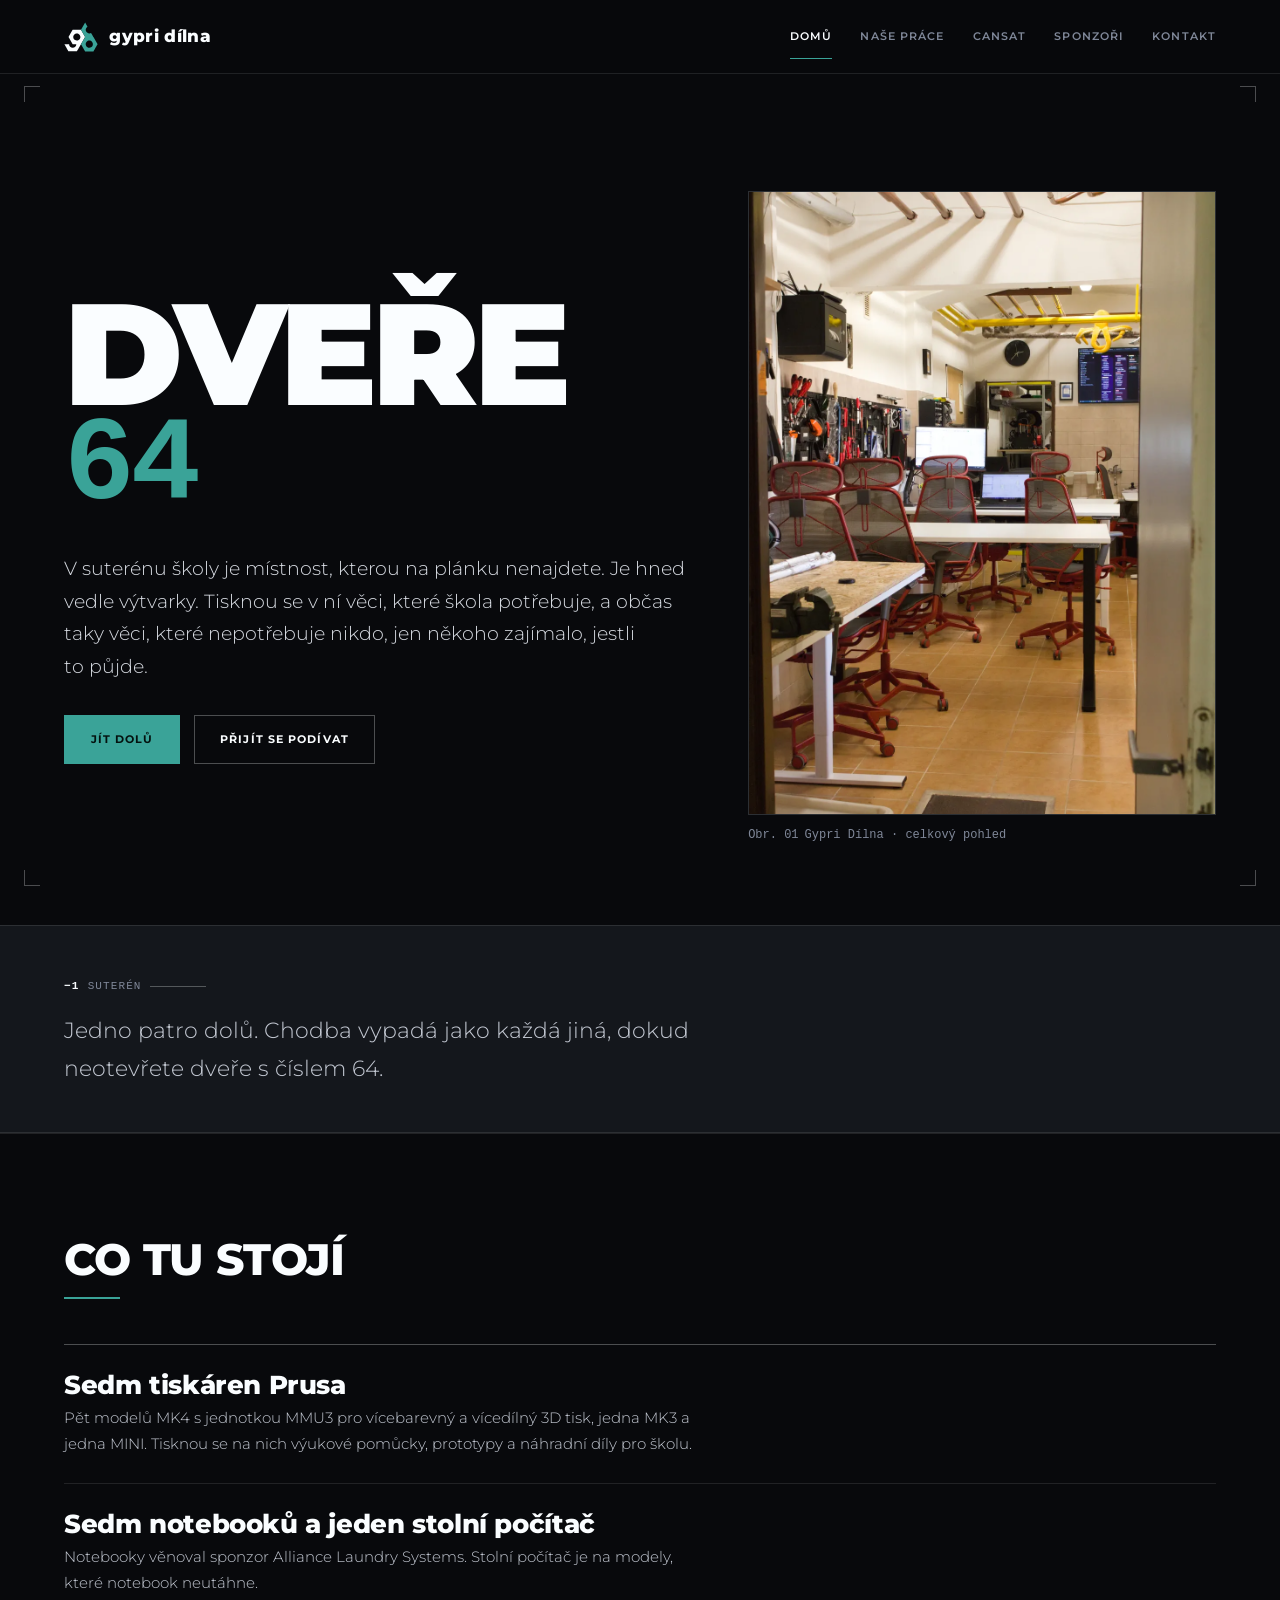
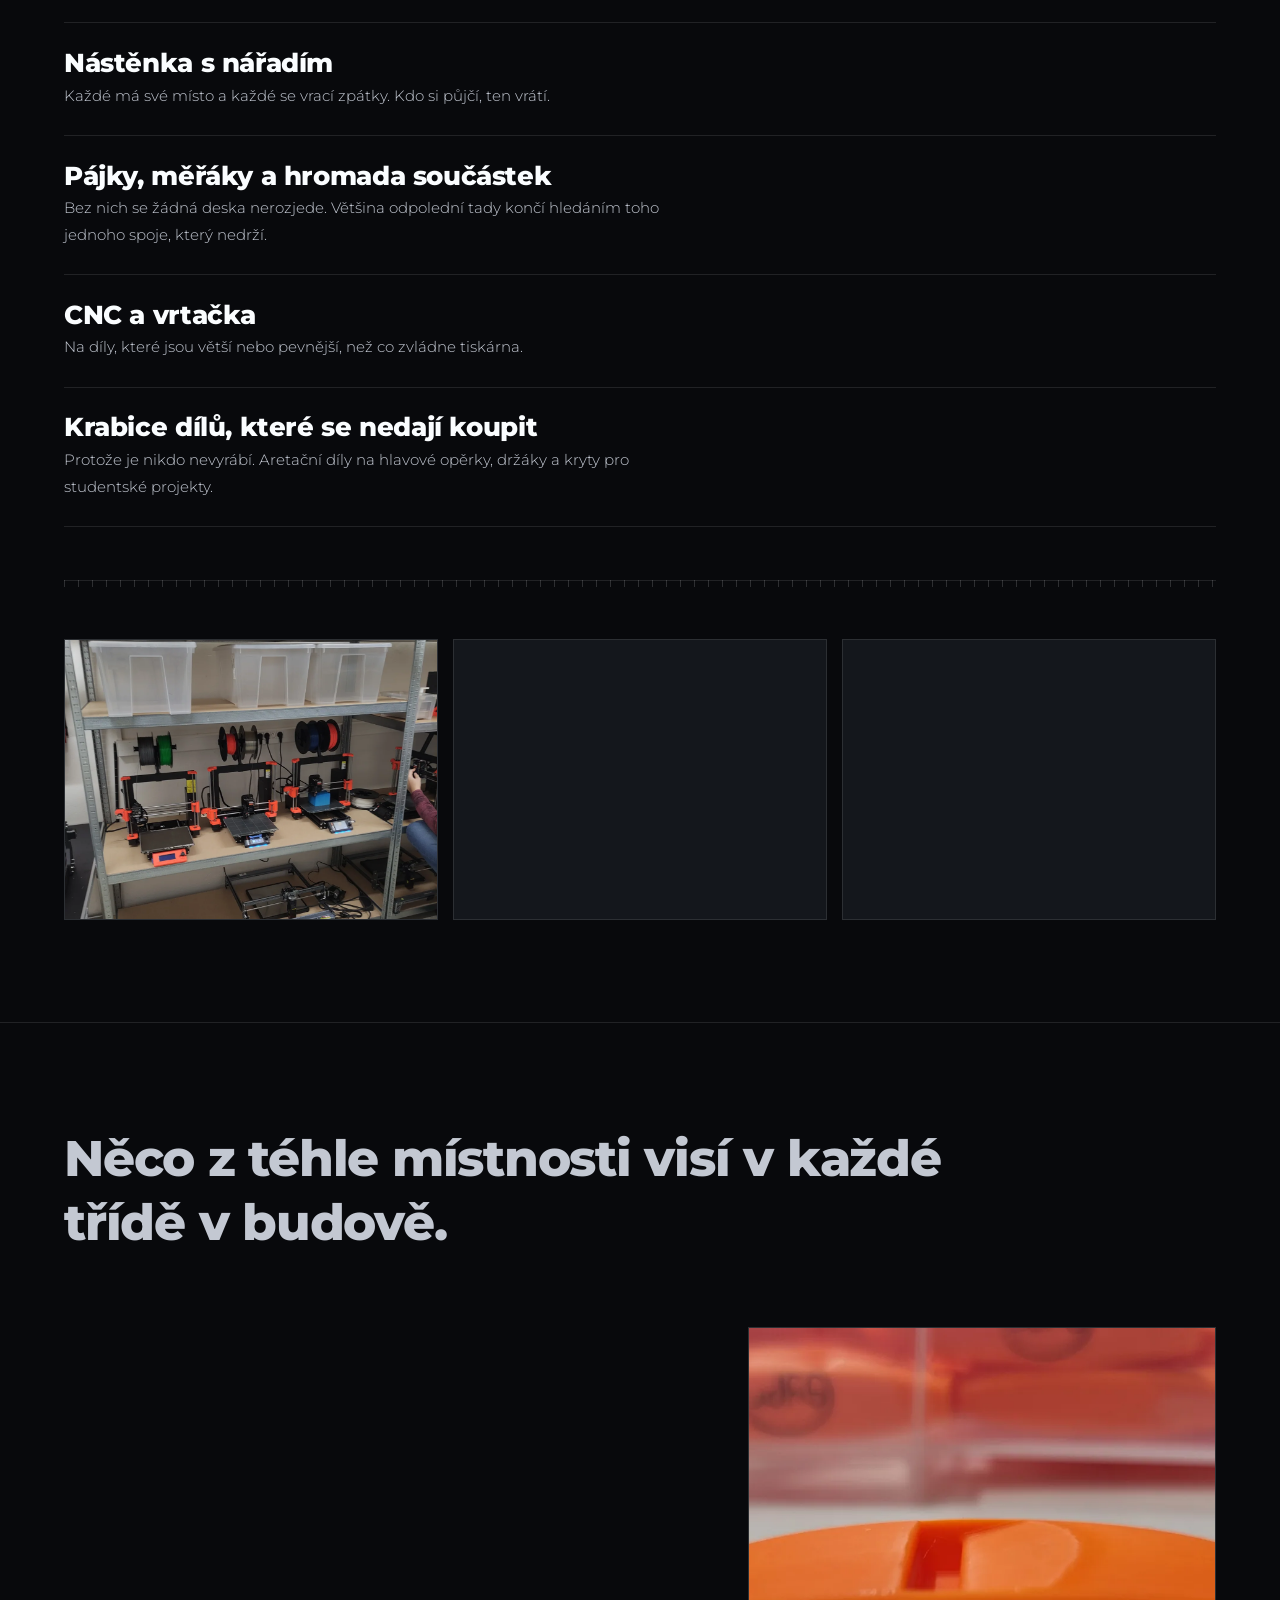
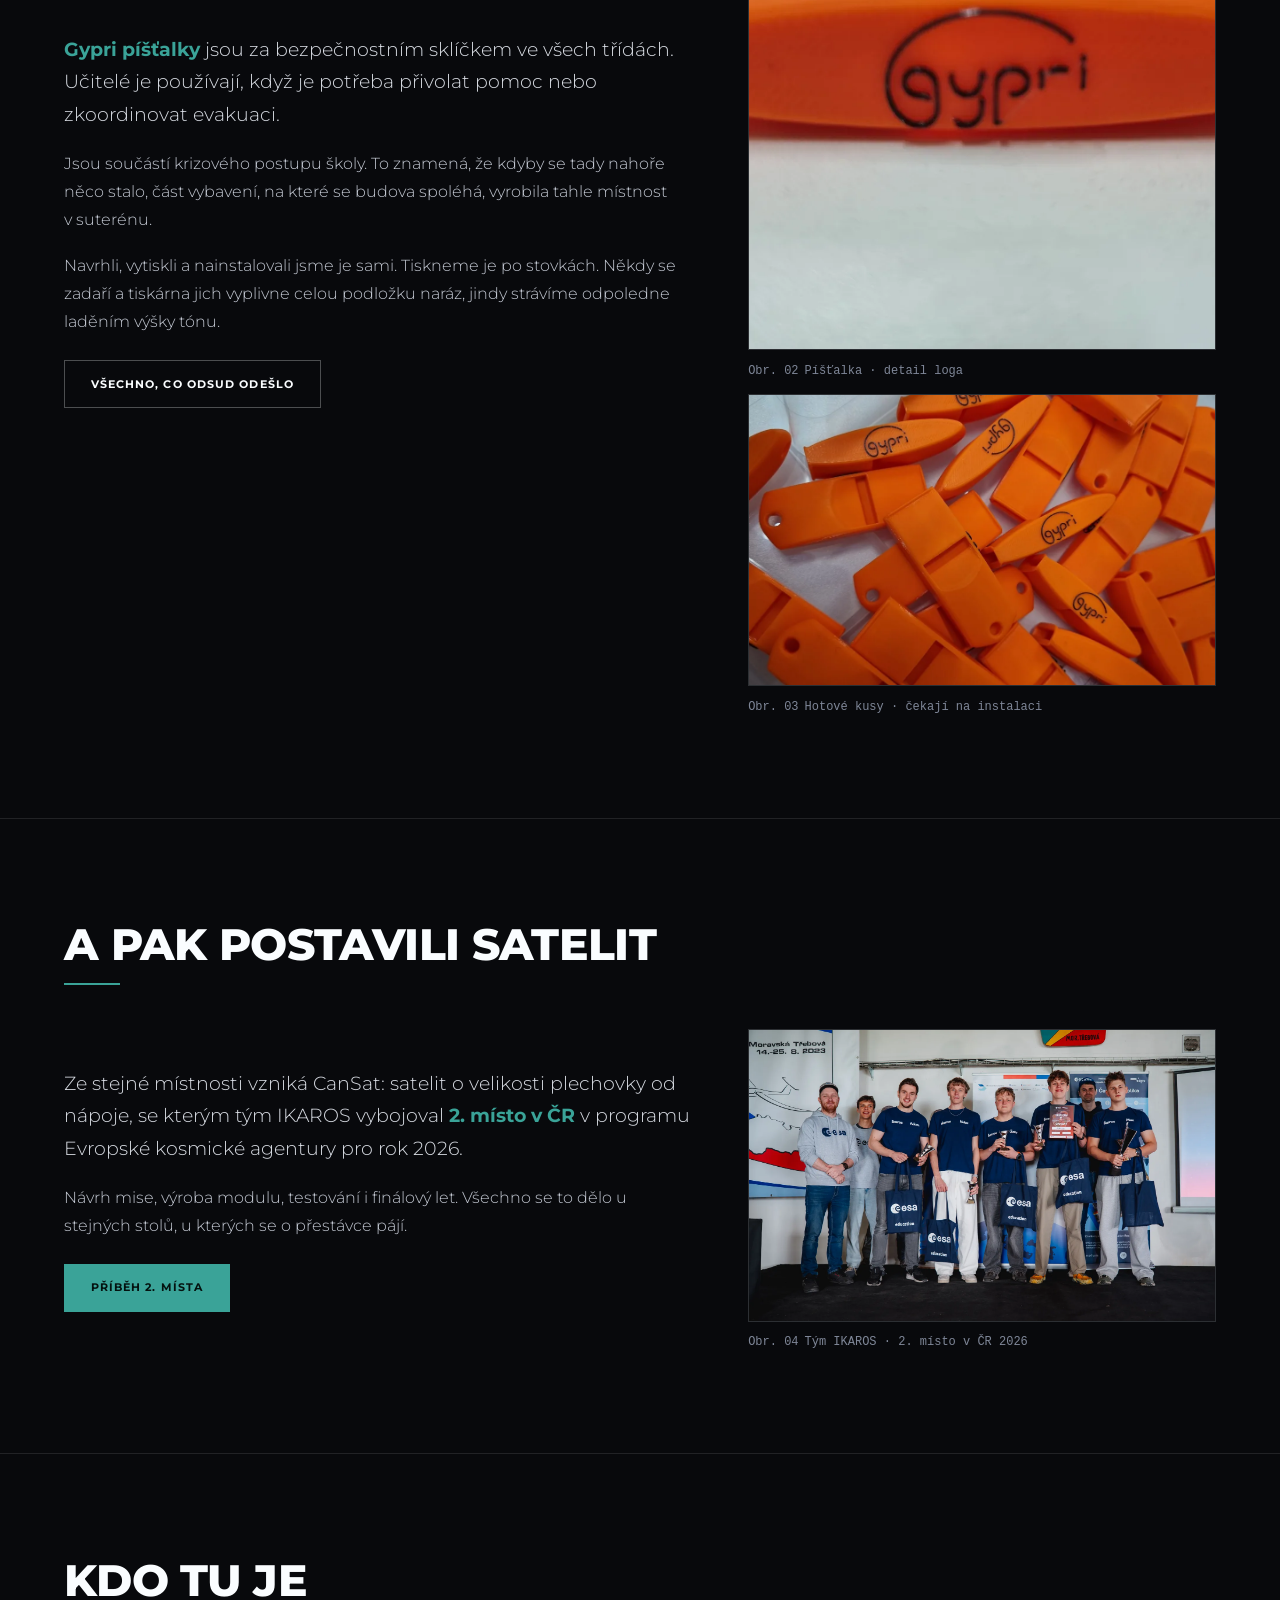
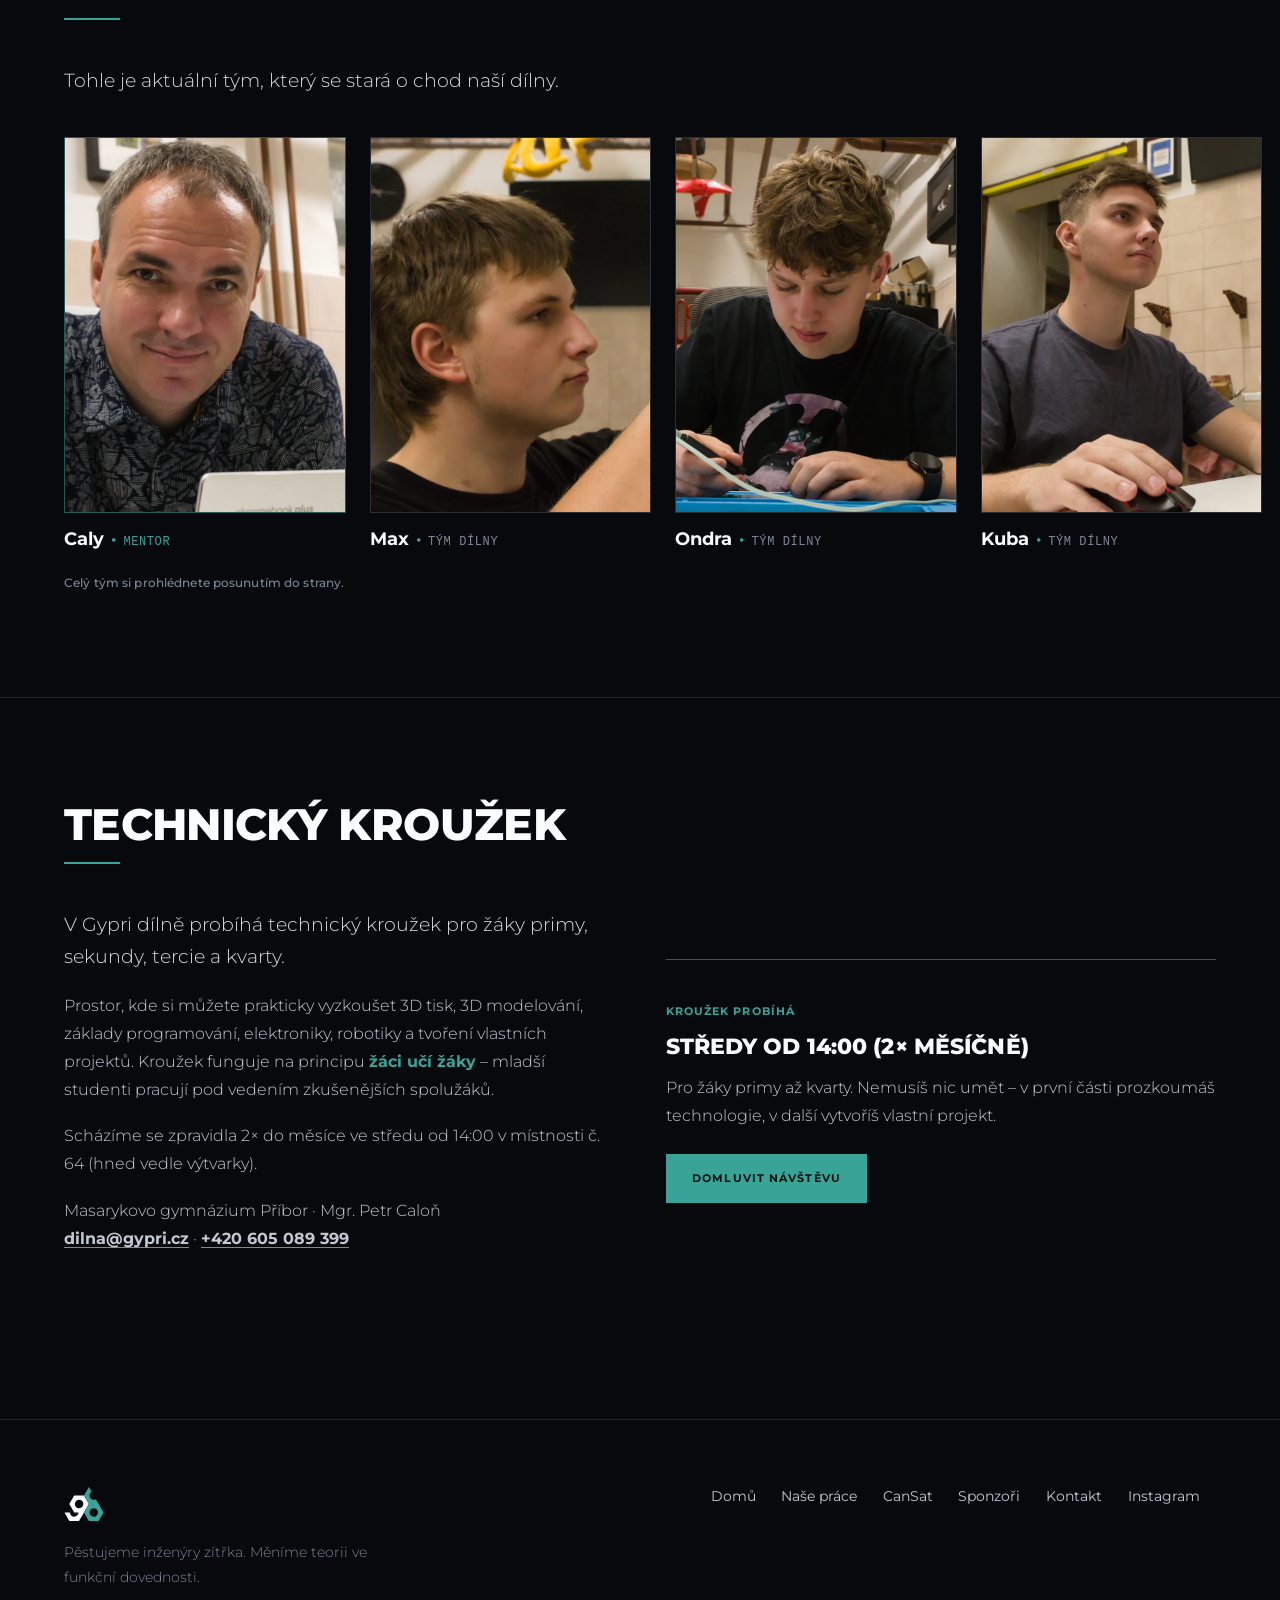
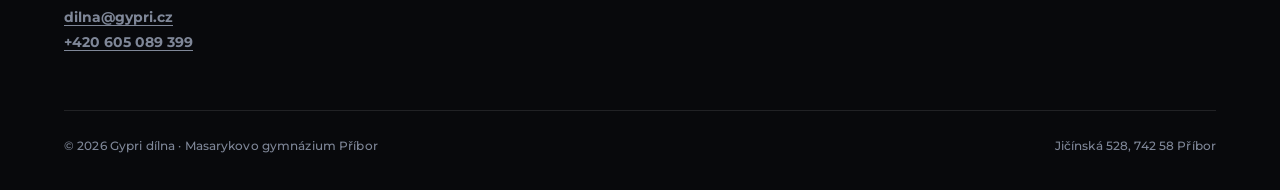
<file: index.html>
<!DOCTYPE html>
<html lang="cs">
<head>
<meta charset="UTF-8">
<meta name="viewport" content="width=device-width, initial-scale=1.0">
<title>Dveře 64 | Gypri Dílna, Masarykovo gymnázium Příbor</title>
<meta name="description" content="V suterénu Masarykova gymnázia v Příboře je místnost, kterou na plánku nenajdete. 3D tisk, elektronika, programování a satelit CanSat.">
<meta property="og:title" content="Dveře 64 | Gypri Dílna">
<meta property="og:description" content="V suterénu školy je místnost, kterou na plánku nenajdete. Tiskne se v ní, pájí a programuje.">
<meta property="og:type" content="website">
<meta property="og:locale" content="cs_CZ">
<link rel="icon" type="image/svg+xml" href="assets/favicon.svg">
<link rel="stylesheet" href="styles.css?v=4">
</head>
<body>

<div class="hud-frame" aria-hidden="true">
  <span class="hud-tick tl"></span><span class="hud-tick tr"></span>
  <span class="hud-tick bl"></span><span class="hud-tick br"></span>
</div>

<header class="topbar">
  <a class="brand" href="/">
    <img class="brand-mark" src="assets/logo-svetle.svg" alt="" width="34" height="34">
    <span class="brand-word">gypri dílna</span>
  </a>
  <nav class="nav" id="nav" aria-label="Hlavní navigace">
    <a href="/" aria-current="page">Domů</a>
    <a href="/nase-prace">Naše práce</a>
    <a href="/cansat">CanSat</a>
    <a href="/sponzori">Sponzoři</a>
    <a href="/kontakt">Kontakt</a>
  </nav>
  <button class="nav-toggle" id="navToggle" aria-expanded="false" aria-controls="nav" aria-label="Otevřít menu"><span></span></button>
</header>

<main>

  <!-- 1. The door and the room. -->
  <section class="threshold">
    <div class="wrap">
      <div class="split split--wide-left">
        <div class="threshold-content">
          <h1 class="threshold-title">Dveře <span class="threshold-num">64</span></h1>
          <p class="lead">
            V suterénu školy je místnost, kterou na plánku nenajdete. Je hned vedle
            výtvarky. Tisknou se v ní věci, které škola potřebuje, a občas taky věci,
            které nepotřebuje nikdo, jen někoho zajímalo, jestli to půjde.
          </p>
          <div class="btn-row">
            <a class="btn btn--primary" href="#suterenu">Jít dolů</a>
            <a class="btn" href="/kontakt">Přijít se podívat</a>
          </div>
        </div>
        <figure style="margin:0" class="reveal threshold-figure">
          <div class="media media--tall">
            <img src="photo/dilna-hlavni.webp" alt="Hlavní pohled do Gypri Dílny" loading="eager" decoding="async">
          </div>
          <figcaption class="media-caption"><span class="fig-num">Obr. 01</span> Gypri Dílna &middot; celkový pohled</figcaption>
        </figure>
      </div>
    </div>
  </section>

  <!-- 3. One floor down. -->
  <div class="descent">
    <div class="wrap">
      <span class="depth"><b>&minus;1</b> Suterén</span>
      <p class="descent-line">
        Jedno patro dolů. Chodba vypadá jako každá jiná, dokud neotevřete dveře
        s číslem 64.
      </p>
    </div>
  </div>

  <!-- 4. The room, as objects rather than as services. -->
  <section class="section" id="suterenu">
    <div class="wrap">
      <div class="section-head">
        <h2>Co tu stojí</h2>
      </div>

      <ul class="ledge">
        <li class="reveal">
          <span class="ledge-name">Sedm tiskáren Prusa</span>
          <span class="ledge-note">
            Pět modelů MK4 s jednotkou MMU3 pro vícebarevný a vícedílný 3D tisk, jedna MK3 a jedna MINI. Tisknou se na nich výukové
            pomůcky, prototypy a náhradní díly pro školu.
          </span>
        </li>
        <li class="reveal">
          <span class="ledge-name">Sedm notebooků a jeden stolní počítač</span>
          <span class="ledge-note">
            Notebooky věnoval sponzor Alliance Laundry Systems. Stolní počítač je na modely,
            které notebook neutáhne.
          </span>
        </li>
        <li class="reveal">
          <span class="ledge-name">Nástěnka s nářadím</span>
          <span class="ledge-note">
            Každé má své místo a každé se vrací zpátky. Kdo si půjčí, ten vrátí.
          </span>
        </li>
        <li class="reveal">
          <span class="ledge-name">Pájky, měřáky a hromada součástek</span>
          <span class="ledge-note">
            Bez nich se žádná deska nerozjede. Většina odpolední tady končí
            hledáním toho jednoho spoje, který nedrží.
          </span>
        </li>
        <li class="reveal">
          <span class="ledge-name">CNC a vrtačka</span>
          <span class="ledge-note">
            Na díly, které jsou větší nebo pevnější, než co zvládne tiskárna.
          </span>
        </li>
        <li class="reveal">
          <span class="ledge-name">Krabice dílů, které se nedají koupit</span>
          <span class="ledge-note">
            Protože je nikdo nevyrábí. Aretační díly na hlavové opěrky, držáky
            a kryty pro studentské projekty.
          </span>
        </li>
      </ul>

      <div class="rule-ticks" aria-hidden="true"></div>

      <div class="photo-strip">
        <div class="media reveal">
          <img src="photo/dilna-stol.webp" alt="Pracovní stůl v dílně" loading="lazy" decoding="async">
        </div>
        <div class="media reveal">
          <img src="photo/naradi-detail.webp" alt="Detail nářadí v dílně" loading="lazy" decoding="async">
        </div>
        <div class="media reveal">
          <img src="photo/bruska.webp" alt="Stolní bruska v dílně" loading="lazy" decoding="async">
        </div>
      </div>
    </div>
  </section>

  <!-- 5. The turn. What the room makes is not for the room. -->
  <section class="section">
    <div class="wrap">
      <p class="statement reveal">
        Něco z téhle místnosti visí v každé třídě v budově.
      </p>

      <div class="split split--wide-left" style="margin-top:clamp(2.5rem,6vw,4.5rem)">
        <div class="reveal">
          <p class="lead">
            <strong class="emphasis">Gypri píšťalky</strong> jsou za bezpečnostním sklíčkem
            ve všech třídách. Učitelé je používají, když je potřeba přivolat pomoc
            nebo zkoordinovat evakuaci.
          </p>
          <p>
            Jsou součástí krizového postupu školy. To znamená, že kdyby se tady
            nahoře něco stalo, část vybavení, na které se budova spoléhá, vyrobila
            tahle místnost v suterénu.
          </p>
          <p>
            Navrhli, vytiskli a nainstalovali jsme je sami. Tiskneme je po stovkách.
            Někdy se zadaří a tiskárna jich vyplivne celou podložku naráz, jindy
            strávíme odpoledne laděním výšky tónu.
          </p>
          <div class="btn-row" style="margin-top:1.5rem">
            <a class="btn" href="/nase-prace">Všechno, co odsud odešlo</a>
          </div>
        </div>
        <div class="reveal">
          <figure style="margin:0">
            <div class="media media--tall">
              <img src="photo/pistalka-detail.webp" alt="3D tištěná oranžová píšťalka s logem Gypri" loading="lazy" decoding="async">
            </div>
            <figcaption class="media-caption"><span class="fig-num">Obr. 02</span> Píšťalka &middot; detail loga</figcaption>
          </figure>
          <figure style="margin:0.9rem 0 0">
            <div class="media">
              <img src="photo/pistalky-hromada.webp" alt="Krabice plná hotových píšťalek" loading="lazy" decoding="async">
            </div>
            <figcaption class="media-caption"><span class="fig-num">Obr. 03</span> Hotové kusy &middot; čekají na instalaci</figcaption>
          </figure>
        </div>
      </div>
    </div>
  </section>

  <!-- 6. The thread left open on purpose. Closes on the CanSat page. -->
  <section class="section">
    <div class="wrap">
      <div class="section-head">
        <h2>A pak postavili satelit</h2>
      </div>
      <div class="split split--wide-left">
        <div class="reveal">
          <p class="lead">
            Ze stejné místnosti vzniká CanSat: satelit o velikosti plechovky od nápoje,
            se kterým tým IKAROS vybojoval <strong class="emphasis">2. místo v ČR</strong> v programu Evropské kosmické agentury pro rok 2026.
          </p>
          <p>
            Návrh mise, výroba modulu, testování i finálový let. Všechno se to dělo
            u stejných stolů, u kterých se o přestávce pájí.
          </p>
          <div class="btn-row" style="margin-top:1.5rem">
            <a class="btn btn--primary" href="/cansat">Příběh 2. místa</a>
          </div>
        </div>
        <figure style="margin:0" class="reveal">
          <div class="media">
            <img src="photo/cansat-2-misto.webp" alt="Tým IKAROS s diplomem za 2. místo v soutěži CanSat 2026" loading="lazy" decoding="async">
          </div>
          <figcaption class="media-caption"><span class="fig-num">Obr. 04</span> Tým IKAROS &middot; 2. místo v ČR 2026</figcaption>
        </figure>
      </div>
    </div>
  </section>

  <!-- 7. The people. -->
  <section class="section">
    <div class="wrap">
      <div class="section-head">
        <h2>Kdo tu je</h2>
      </div>
      <p class="lead reveal" style="margin-bottom:2.5rem;max-width:62ch">
        Tohle je aktuální tým, který se stará o chod naší dílny.
      </p>

      <div class="team-grid" tabindex="0" role="region" aria-label="Tým dílny">
        <figure class="reveal team-member--mentor">
          <div class="media media--tall">
            <img src="photo/caly.webp?v=3" alt="Caly – mentor dílny" loading="lazy" decoding="async">
          </div>
          <figcaption class="media-caption">
            <span class="team-name">Caly</span>
            <span class="team-sep" aria-hidden="true">&middot;</span>
            <span class="team-role team-role--mentor">Mentor</span>
          </figcaption>
        </figure>
        <figure class="reveal">
          <div class="media media--tall">
            <img src="photo/max.webp?v=3" alt="Max – člen týmu dílny" loading="lazy" decoding="async">
          </div>
          <figcaption class="media-caption">
            <span class="team-name">Max</span>
            <span class="team-sep" aria-hidden="true">&middot;</span>
            <span class="team-role">Tým dílny</span>
          </figcaption>
        </figure>
        <figure class="reveal">
          <div class="media media--tall">
            <img src="photo/ondra.webp?v=3" alt="Ondra – člen týmu dílny" loading="lazy" decoding="async">
          </div>
          <figcaption class="media-caption">
            <span class="team-name">Ondra</span>
            <span class="team-sep" aria-hidden="true">&middot;</span>
            <span class="team-role">Tým dílny</span>
          </figcaption>
        </figure>
        <figure class="reveal">
          <div class="media media--tall">
            <img src="photo/kuba.webp?v=3" alt="Kuba – člen týmu dílny" loading="lazy" decoding="async">
          </div>
          <figcaption class="media-caption">
            <span class="team-name">Kuba</span>
            <span class="team-sep" aria-hidden="true">&middot;</span>
            <span class="team-role">Tým dílny</span>
          </figcaption>
        </figure>
        <figure class="reveal">
          <div class="media media--tall">
            <img src="photo/filip.webp?v=3" alt="Filip – člen týmu dílny" loading="lazy" decoding="async">
          </div>
          <figcaption class="media-caption">
            <span class="team-name">Filip</span>
            <span class="team-sep" aria-hidden="true">&middot;</span>
            <span class="team-role">Tým dílny</span>
          </figcaption>
        </figure>
      </div>
      <p class="hud-label">Celý tým si prohlédnete posunutím do strany.</p>
    </div>
  </section>

  <!-- 8. Technický kroužek. -->
  <section class="section">
    <div class="wrap">
      <div class="section-head">
        <h2>Technický kroužek</h2>
      </div>
      <div class="split">
        <div class="reveal">
          <p class="lead">
            V Gypri dílně probíhá technický kroužek pro žáky primy, sekundy, tercie a kvarty.
          </p>
          <p>
            Prostor, kde si můžete prakticky vyzkoušet 3D tisk, 3D modelování, základy programování, elektroniky, robotiky a tvoření vlastních projektů. Kroužek funguje na principu <strong class="emphasis">žáci učí žáky</strong> – mladší studenti pracují pod vedením zkušenějších spolužáků.
          </p>
          <p>
            Scházíme se zpravidla 2&times; do měsíce ve středu od 14:00 v místnosti č. 64 (hned vedle výtvarky).
          </p>
          <p>
            Masarykovo gymnázium Příbor &middot; Mgr. Petr Caloň<br>
            <a href="mailto:dilna@gypri.cz"><strong>dilna@gypri.cz</strong></a>
            &middot; <a href="tel:+420605089399"><strong>+420 605 089 399</strong></a>
          </p>
        </div>
        <div class="callout reveal">
          <span class="label-accent">Kroužek probíhá</span>
          <h3 style="margin-bottom:0.9rem">Středy od 14:00 (2&times; měsíčně)</h3>
          <p>
            Pro žáky primy až kvarty. Nemusíš nic umět – v první části prozkoumáš technologie, v další vytvoříš vlastní projekt.
          </p>
          <div class="btn-row" style="margin-top:1.5rem">
            <a class="btn btn--primary" href="/kontakt">Domluvit návštěvu</a>
          </div>
        </div>
      </div>
    </div>
  </section>

</main>

<footer class="footer">
  <div class="wrap">
    <div class="footer-main">
      <div class="footer-brand">
        <img src="assets/logo-svetle.svg" alt="Gypri dílna" width="40" height="40">
        <p>Pěstujeme inženýry zítřka. Měníme teorii ve funkční dovednosti.</p>
        <p>
          <a href="mailto:dilna@gypri.cz"><strong>dilna@gypri.cz</strong></a><br>
          <a href="tel:+420605089399"><strong>+420 605 089 399</strong></a>
        </p>
      </div>
      <nav class="footer-nav" aria-label="Odkazy v zápatí">
        <a href="/">Domů</a>
        <a href="/nase-prace">Naše práce</a>
        <a href="/cansat">CanSat</a>
        <a href="/sponzori">Sponzoři</a>
        <a href="/kontakt">Kontakt</a>
        <a href="https://instagram.com/gymnaziumpribor" target="_blank" rel="noopener">Instagram</a>
      </nav>
    </div>
    <div class="footer-bottom">
      <span class="hud-label">&copy; 2026 Gypri dílna &middot; Masarykovo gymnázium Příbor</span>
      <span class="hud-label">Jičínská 528, 742 58 Příbor</span>
    </div>
  </div>
</footer>

<script src="main.js?v=4"></script>
</body>
</html>
</file>
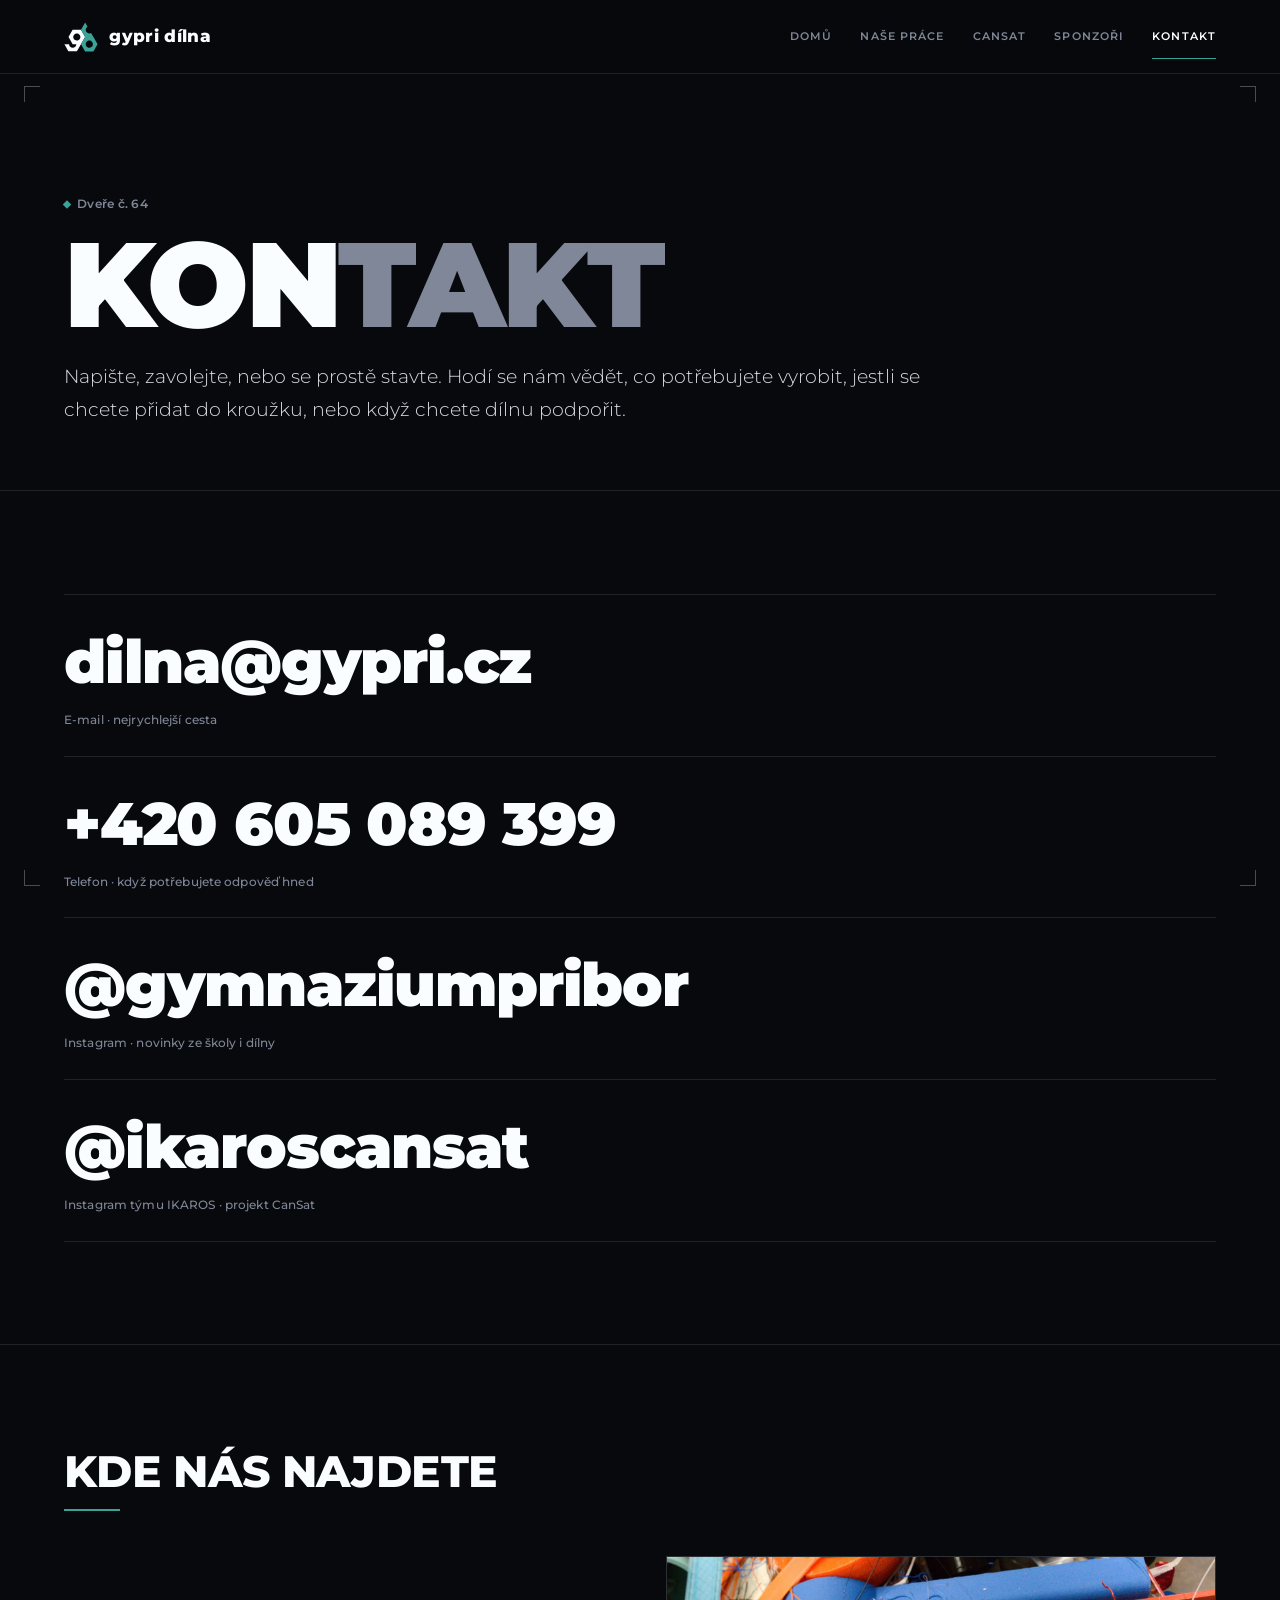
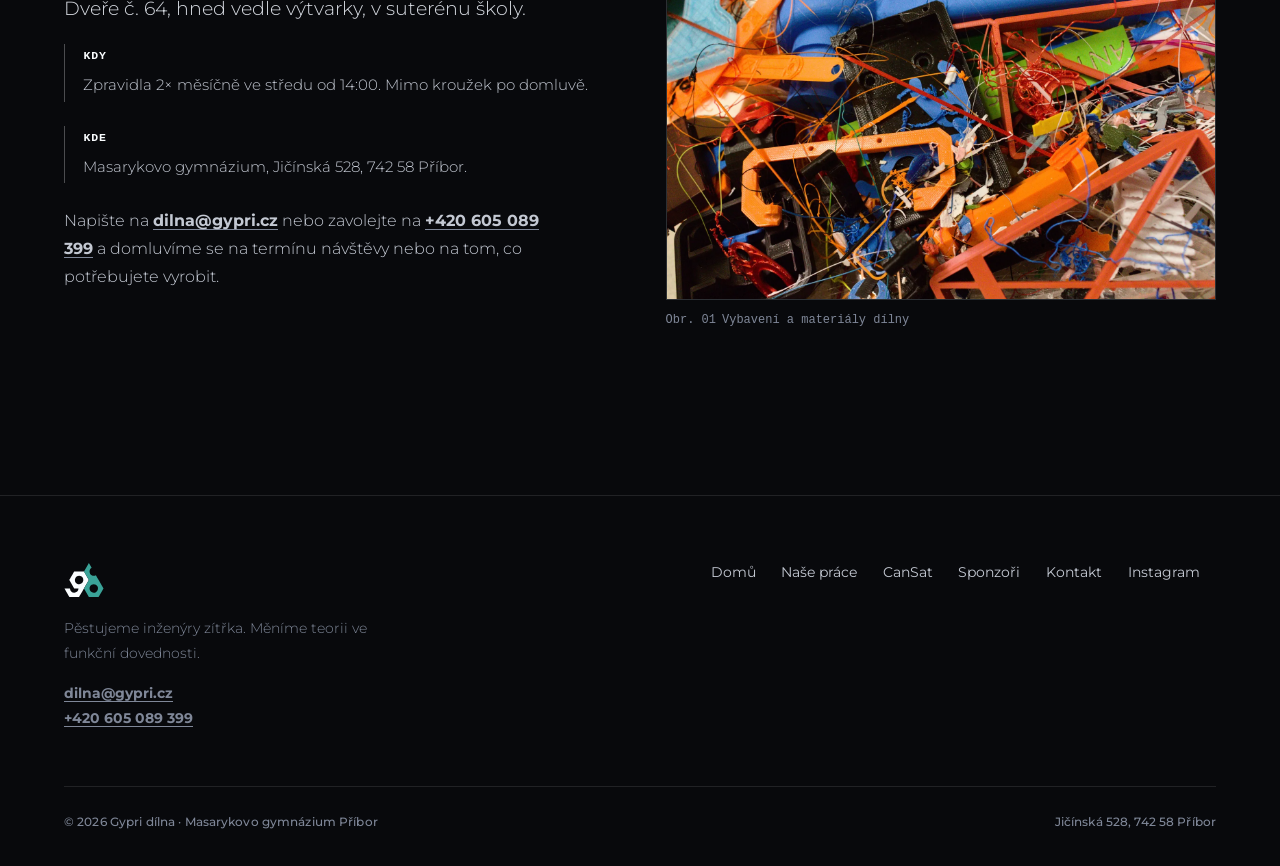
<file: kontakt.html>
<!DOCTYPE html>
<html lang="cs">
<head>
<meta charset="UTF-8">
<meta name="viewport" content="width=device-width, initial-scale=1.0">
<title>Kontakt | Gypri Dílna</title>
<meta name="description" content="Kontakt na Gypri dílnu: dveře č. 64 vedle výtvarky, Masarykovo gymnázium Příbor. dilna@gypri.cz, +420 605 089 399. Kroužek zpravidla 2× měsíčně ve středu od 14:00.">
<meta property="og:title" content="Kontakt | Gypri Dílna">
<meta property="og:description" content="Máte prosbu, připomínku nebo nápad? Ozvěte se nám.">
<meta property="og:type" content="website">
<meta property="og:locale" content="cs_CZ">
<link rel="icon" type="image/svg+xml" href="assets/favicon.svg">
<link rel="stylesheet" href="styles.css?v=4">
</head>
<body>

<div class="hud-frame" aria-hidden="true">
  <span class="hud-tick tl"></span><span class="hud-tick tr"></span>
  <span class="hud-tick bl"></span><span class="hud-tick br"></span>
</div>

<header class="topbar">
  <a class="brand" href="/">
    <img class="brand-mark" src="assets/logo-svetle.svg" alt="" width="34" height="34">
    <span class="brand-word">gypri dílna</span>
  </a>
  <nav class="nav" id="nav" aria-label="Hlavní navigace">
    <a href="/">Domů</a>
    <a href="/nase-prace">Naše práce</a>
    <a href="/cansat">CanSat</a>
    <a href="/sponzori">Sponzoři</a>
    <a href="/kontakt" aria-current="page">Kontakt</a>
  </nav>
  <button class="nav-toggle" id="navToggle" aria-expanded="false" aria-controls="nav" aria-label="Otevřít menu"><span></span></button>
</header>

<main>

  <section class="page-hero">
    <div class="wrap">
      <span class="eyebrow">Dveře č. 64</span>
      <h1 class="page-title">Kon<em>takt</em></h1>
      <p class="lead">
        Napište, zavolejte, nebo se prostě stavte. Hodí se nám vědět, co potřebujete
        vyrobit, jestli se chcete přidat do kroužku, nebo když chcete dílnu podpořit.
      </p>
    </div>
  </section>

  <section class="section">
    <div class="wrap">
      <a class="contact-row reveal" href="mailto:dilna@gypri.cz">
        <span class="contact-row-mega">dilna@gypri.cz<span>E-mail &middot; nejrychlejší cesta</span></span>
      </a>
      <a class="contact-row reveal" href="tel:+420605089399">
        <span class="contact-row-mega">+420 605 089 399<span>Telefon &middot; když potřebujete odpověď hned</span></span>
      </a>
      <a class="contact-row reveal" href="https://instagram.com/gymnaziumpribor" target="_blank" rel="noopener">
        <span class="contact-row-mega">@gymnaziumpribor<span>Instagram &middot; novinky ze školy i dílny</span></span>
      </a>
      <a class="contact-row reveal" href="https://www.instagram.com/ikaroscansat" target="_blank" rel="noopener">
        <span class="contact-row-mega">@ikaroscansat<span>Instagram týmu IKAROS &middot; projekt CanSat</span></span>
      </a>
    </div>
  </section>

  <section class="section">
    <div class="wrap">
      <div class="section-head">
        <h2>Kde nás najdete</h2>
      </div>
      <div class="split">
        <div class="reveal">
          <p class="lead">
            Dveře č. 64, hned vedle výtvarky, v suterénu školy.
          </p>
          <div class="tech">
            <div class="tech-title">Kdy</div>
            <p class="tech-desc">
              Zpravidla 2&times; měsíčně ve středu od 14:00. Mimo kroužek po domluvě.
            </p>
          </div>
          <div class="tech">
            <div class="tech-title">Kde</div>
            <p class="tech-desc">
              Masarykovo gymnázium, Jičínská 528, 742 58 Příbor.
            </p>
          </div>
          <p>
            Napište na <a href="mailto:dilna@gypri.cz"><strong>dilna@gypri.cz</strong></a>
            nebo zavolejte na <a href="tel:+420605089399"><strong>+420 605 089 399</strong></a>
            a domluvíme se na termínu návštěvy nebo na tom, co potřebujete vyrobit.
          </p>
        </div>
        <figure style="margin:0" class="reveal">
          <div class="media">
            <img src="photo/plast.webp" alt="Vlastní 3D materiál a výrobky dílny" loading="lazy" decoding="async">
          </div>
          <figcaption class="media-caption"><span class="fig-num">Obr. 01</span> Vybavení a materiály dílny</figcaption>
        </figure>
      </div>
    </div>
  </section>

</main>

<footer class="footer">
  <div class="wrap">
    <div class="footer-main">
      <div class="footer-brand">
        <img src="assets/logo-svetle.svg" alt="Gypri dílna" width="40" height="40">
        <p>Pěstujeme inženýry zítřka. Měníme teorii ve funkční dovednosti.</p>
        <p>
          <a href="mailto:dilna@gypri.cz"><strong>dilna@gypri.cz</strong></a><br>
          <a href="tel:+420605089399"><strong>+420 605 089 399</strong></a>
        </p>
      </div>
      <nav class="footer-nav" aria-label="Odkazy v zápatí">
        <a href="/">Domů</a>
        <a href="/nase-prace">Naše práce</a>
        <a href="/cansat">CanSat</a>
        <a href="/sponzori">Sponzoři</a>
        <a href="/kontakt">Kontakt</a>
        <a href="https://instagram.com/gymnaziumpribor" target="_blank" rel="noopener">Instagram</a>
      </nav>
    </div>
    <div class="footer-bottom">
      <span class="hud-label">&copy; 2026 Gypri dílna &middot; Masarykovo gymnázium Příbor</span>
      <span class="hud-label">Jičínská 528, 742 58 Příbor</span>
    </div>
  </div>
</footer>

<script src="main.js?v=4"></script>
</body>
</html>
</file>
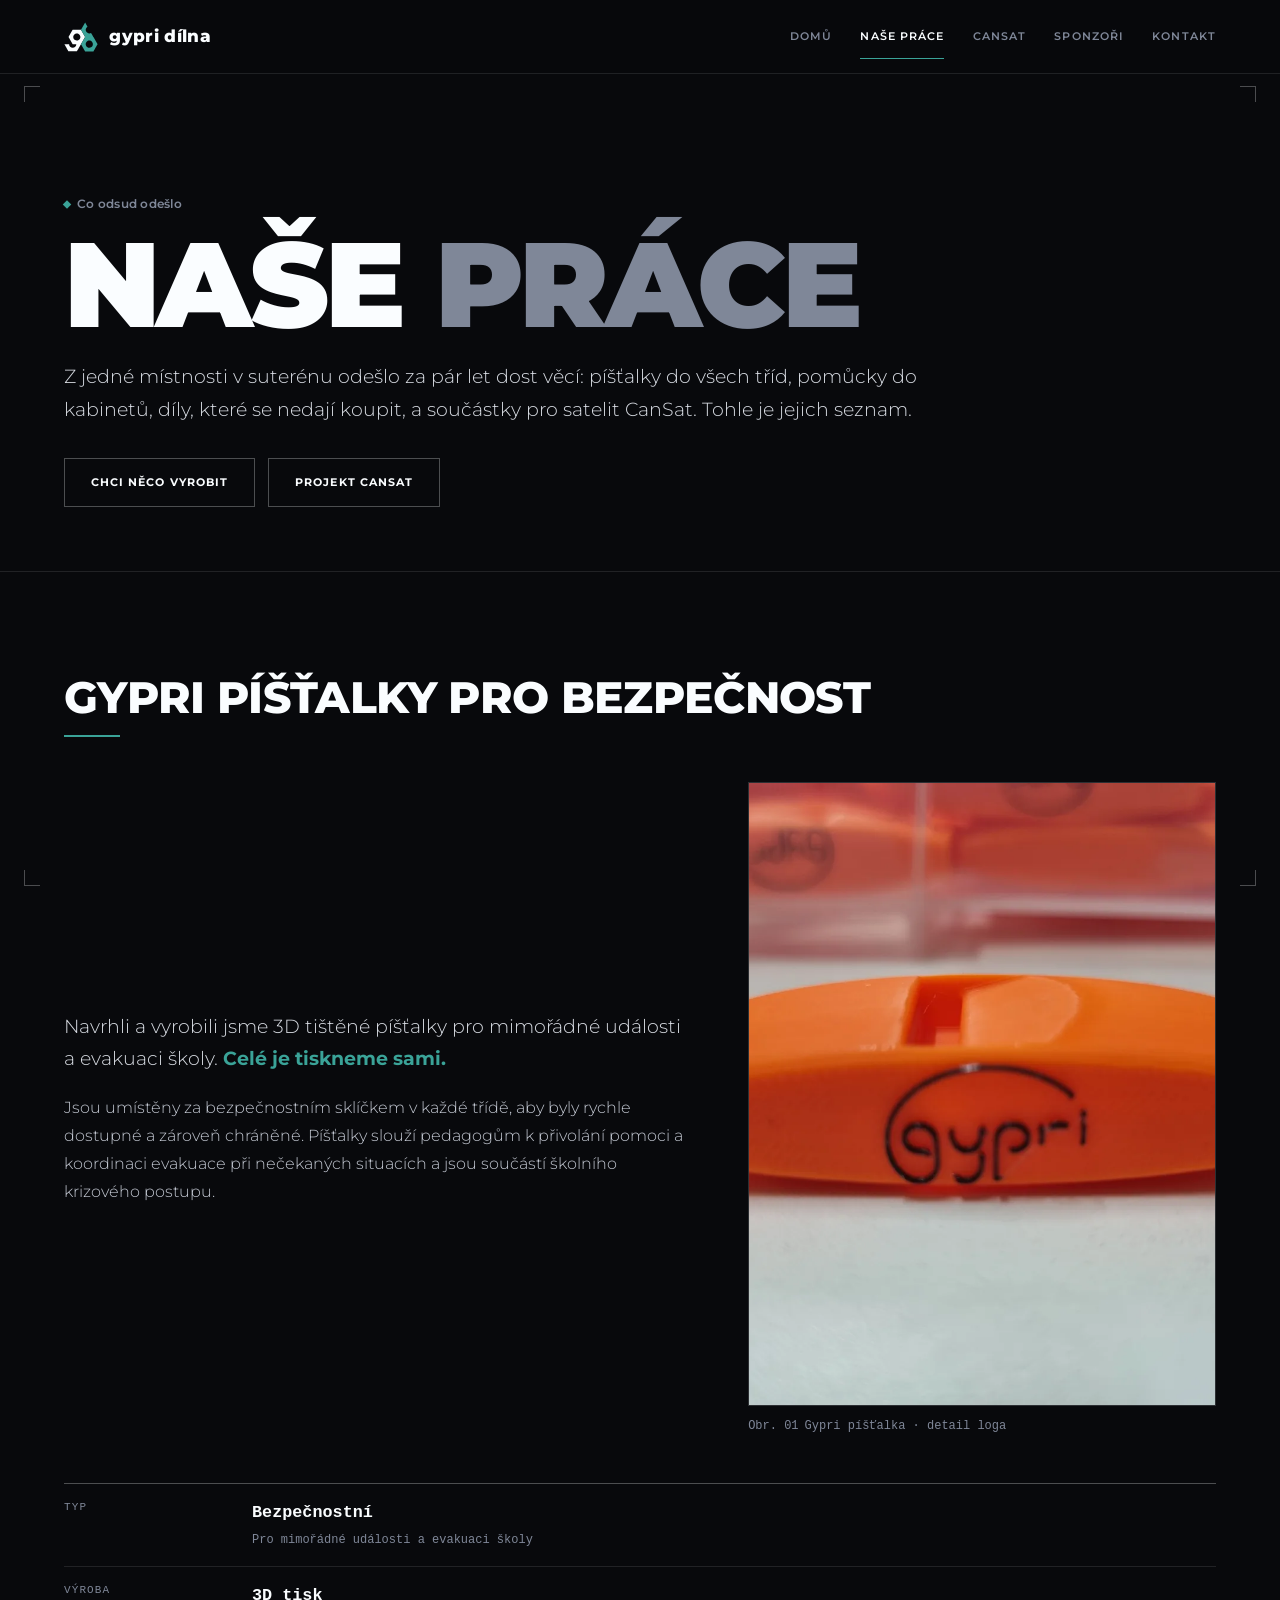
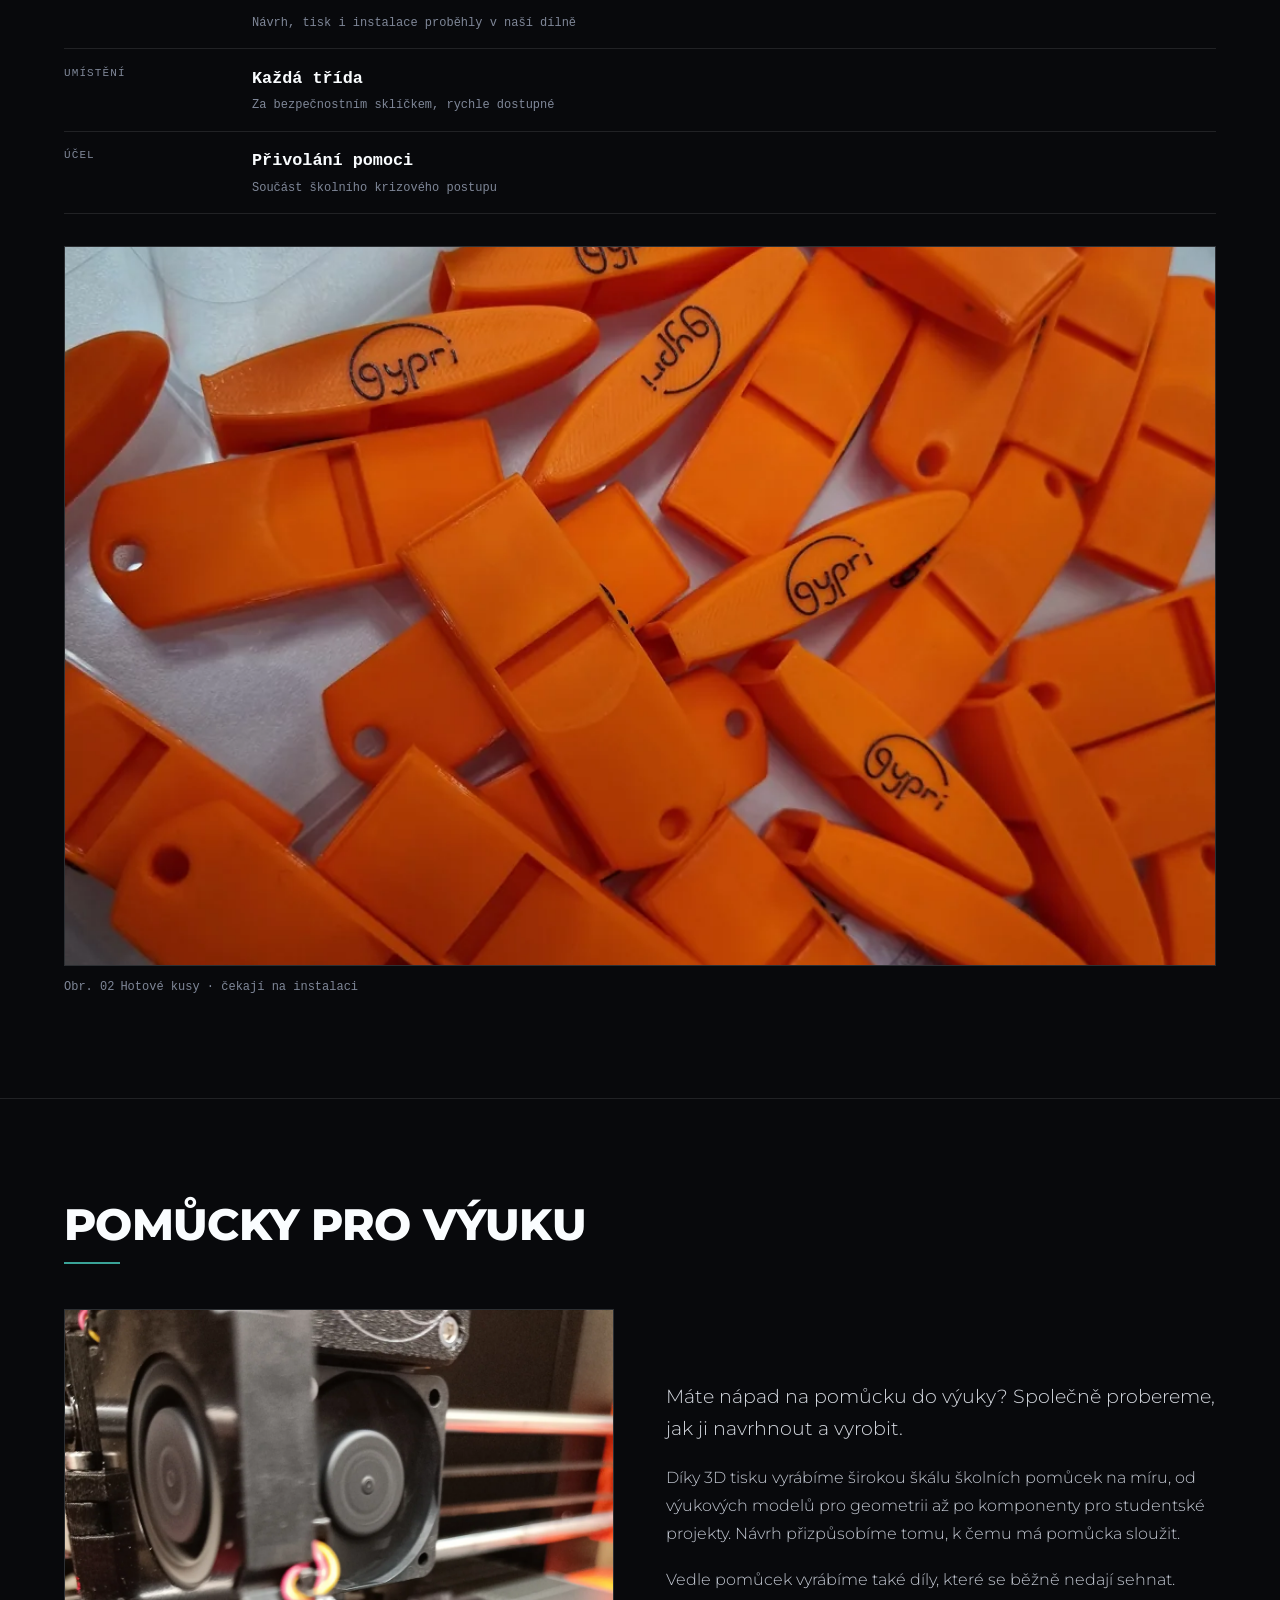
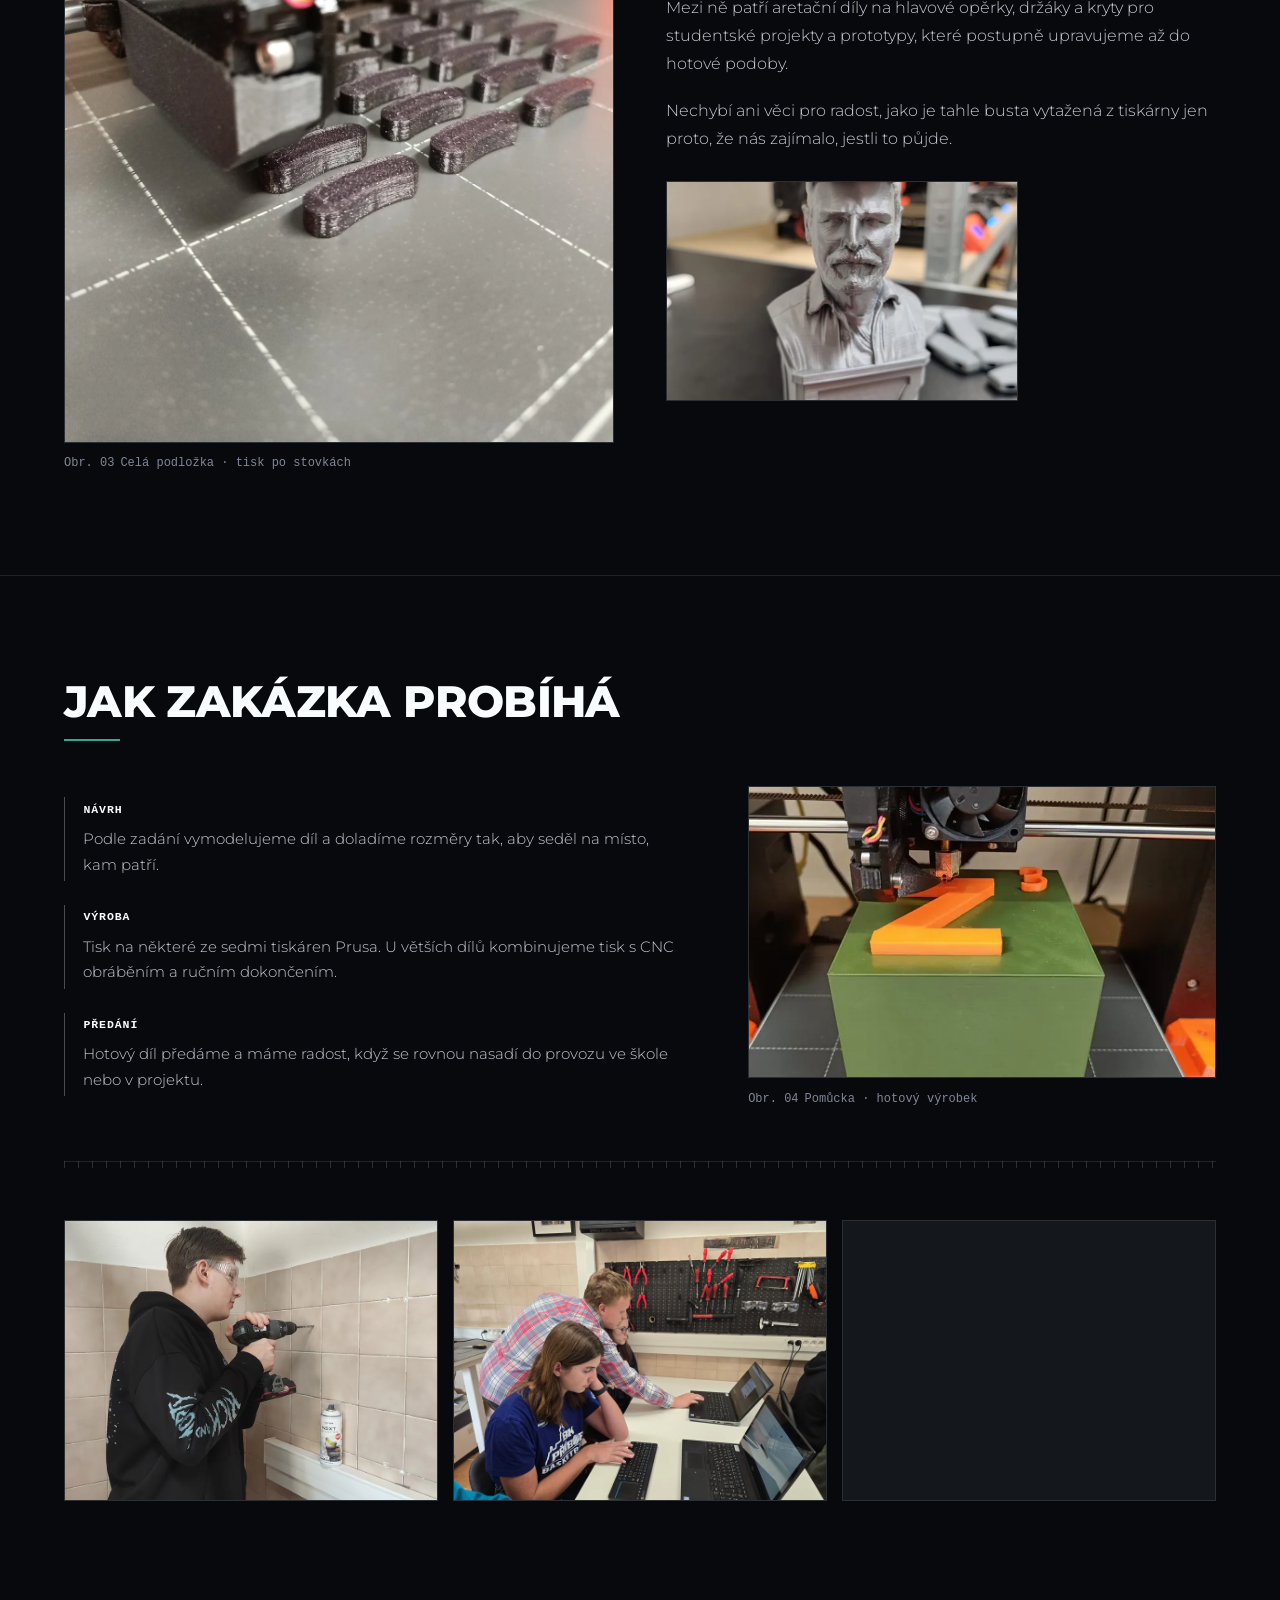
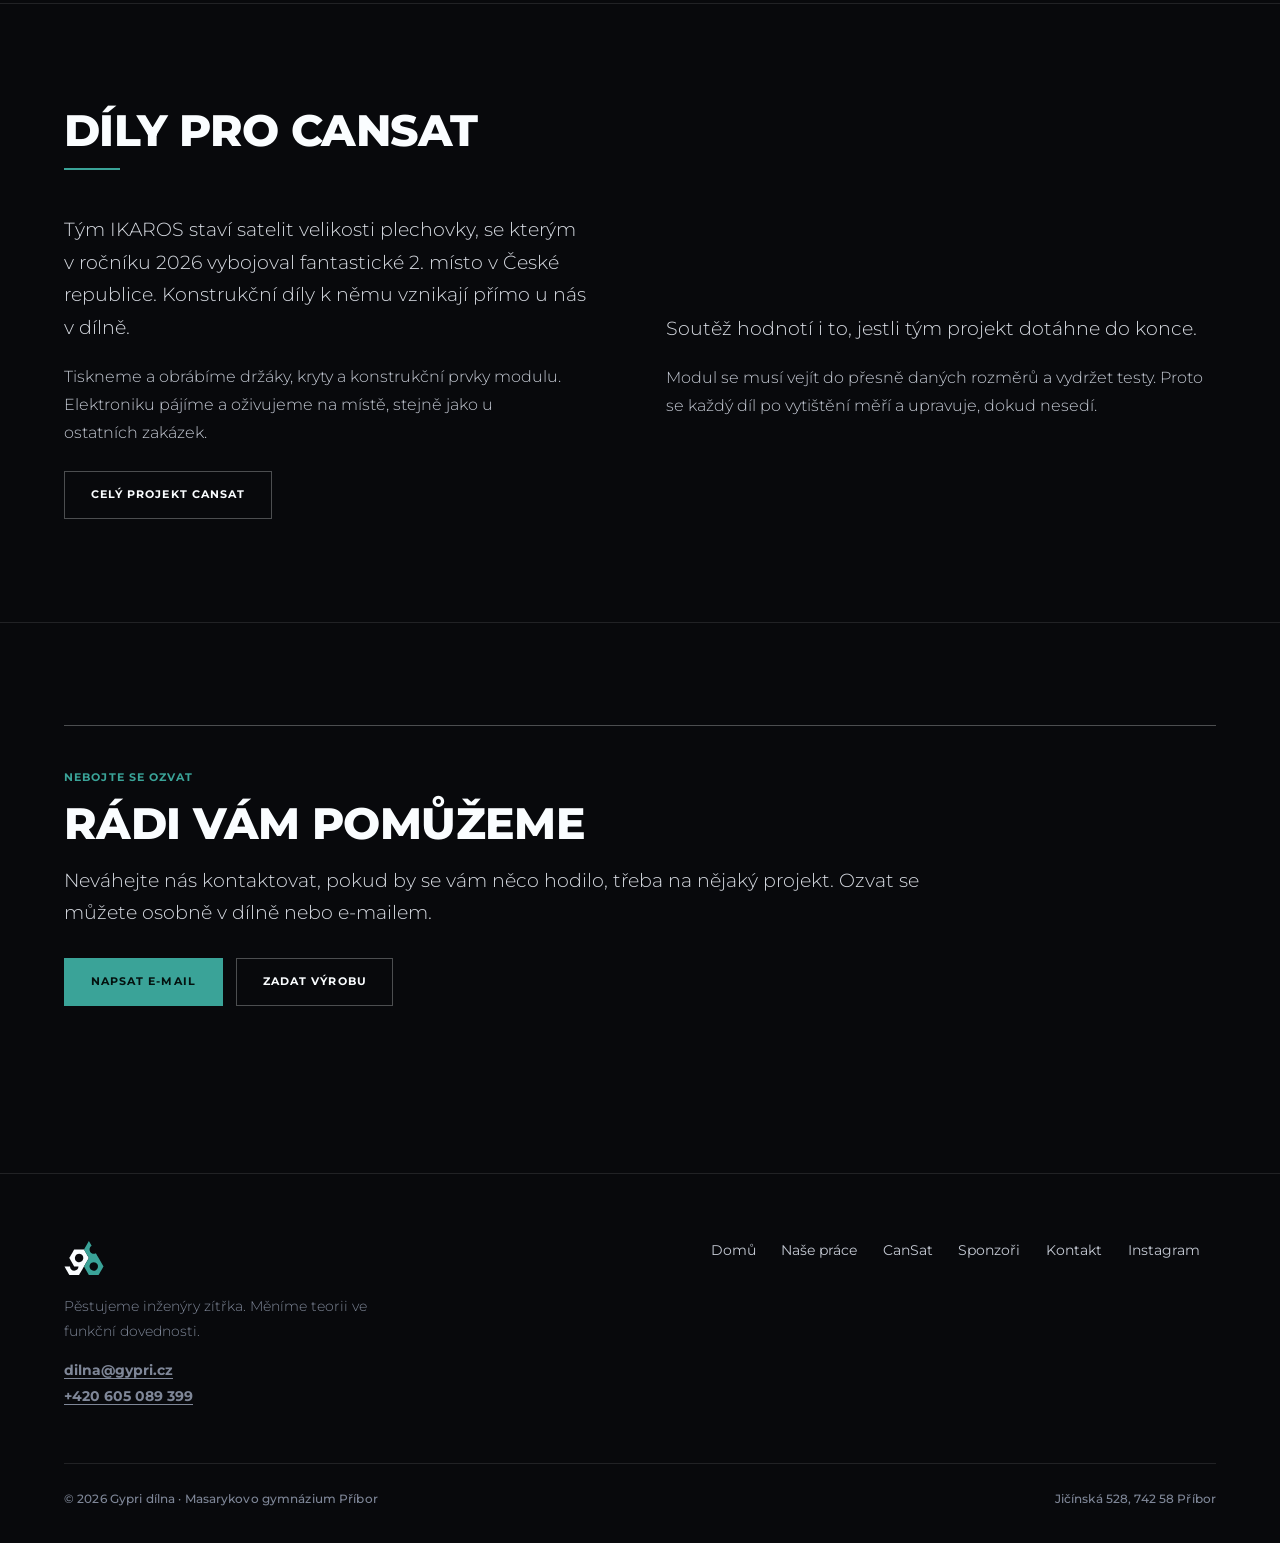
<file: nase-prace.html>
<!DOCTYPE html>
<html lang="cs">
<head>
<meta charset="UTF-8">
<meta name="viewport" content="width=device-width, initial-scale=1.0">
<title>Naše práce | Gypri Dílna</title>
<meta name="description" content="Pomůcky pro výuku, Gypri píšťalky pro bezpečnost, aretační díly i komponenty pro CanSat. Co všechno v dílně vyrobíme.">
<meta property="og:title" content="Naše práce | Gypri Dílna">
<meta property="og:description" content="Co všechno v dílně vyrobíme: od výukových pomůcek po komponenty pro CanSat.">
<meta property="og:type" content="website">
<meta property="og:locale" content="cs_CZ">
<link rel="icon" type="image/svg+xml" href="assets/favicon.svg">
<link rel="stylesheet" href="styles.css?v=4">
</head>
<body>

<div class="hud-frame" aria-hidden="true">
  <span class="hud-tick tl"></span><span class="hud-tick tr"></span>
  <span class="hud-tick bl"></span><span class="hud-tick br"></span>
</div>

<header class="topbar">
  <a class="brand" href="/">
    <img class="brand-mark" src="assets/logo-svetle.svg" alt="" width="34" height="34">
    <span class="brand-word">gypri dílna</span>
  </a>
  <nav class="nav" id="nav" aria-label="Hlavní navigace">
    <a href="/">Domů</a>
    <a href="/nase-prace" aria-current="page">Naše práce</a>
    <a href="/cansat">CanSat</a>
    <a href="/sponzori">Sponzoři</a>
    <a href="/kontakt">Kontakt</a>
  </nav>
  <button class="nav-toggle" id="navToggle" aria-expanded="false" aria-controls="nav" aria-label="Otevřít menu"><span></span></button>
</header>

<main>

  <section class="page-hero">
    <div class="wrap">
      <span class="eyebrow">Co odsud odešlo</span>
      <h1 class="page-title">Naše <em>práce</em></h1>
      <p class="lead">
        Z jedné místnosti v suterénu odešlo za pár let dost věcí: píšťalky do všech
        tříd, pomůcky do kabinetů, díly, které se nedají koupit, a součástky pro
        satelit CanSat. Tohle je jejich seznam.
      </p>
      <div class="btn-row">
        <a class="btn" href="/kontakt">Chci něco vyrobit</a>
        <a class="btn" href="/cansat">Projekt CanSat</a>
      </div>
    </div>
  </section>

  <section class="section">
    <div class="wrap">
      <div class="section-head">
        <h2>Gypri píšťalky pro bezpečnost</h2>
      </div>
      <div class="split split--wide-left">
        <div class="reveal">
          <p class="lead">
            Navrhli a vyrobili jsme 3D tištěné píšťalky pro mimořádné události
            a evakuaci školy. <strong class="emphasis">Celé je tiskneme sami.</strong>
          </p>
          <p>
            Jsou umístěny za bezpečnostním sklíčkem v každé třídě, aby byly rychle dostupné
            a zároveň chráněné. Píšťalky slouží pedagogům k přivolání pomoci a koordinaci
            evakuace při nečekaných situacích a jsou součástí školního krizového postupu.
          </p>
        </div>
        <div class="reveal">
          <figure style="margin:0">
            <div class="media media--tall">
              <img src="photo/pistalka-detail.webp" alt="3D tištěná oranžová píšťalka s logem Gypri" loading="lazy" decoding="async">
            </div>
            <figcaption class="media-caption"><span class="fig-num">Obr. 01</span> Gypri píšťalka &middot; detail loga</figcaption>
          </figure>
        </div>
      </div>

      <dl class="specs reveal" style="margin-top:3rem">
        <div class="specs-row">
          <dt class="specs-label">Typ</dt>
          <dd class="specs-val">Bezpečnostní</dd>
          <dd class="specs-note">Pro mimořádné události a evakuaci školy</dd>
        </div>
        <div class="specs-row">
          <dt class="specs-label">Výroba</dt>
          <dd class="specs-val">3D tisk</dd>
          <dd class="specs-note">Návrh, tisk i instalace proběhly v naší dílně</dd>
        </div>
        <div class="specs-row">
          <dt class="specs-label">Umístění</dt>
          <dd class="specs-val">Každá třída</dd>
          <dd class="specs-note">Za bezpečnostním sklíčkem, rychle dostupné</dd>
        </div>
        <div class="specs-row">
          <dt class="specs-label">Účel</dt>
          <dd class="specs-val">Přivolání pomoci</dd>
          <dd class="specs-note">Součást školního krizového postupu</dd>
        </div>
      </dl>
      <figure style="margin:2rem 0 0" class="reveal">
        <div class="media">
          <img src="photo/pistalky-hromada.webp" alt="Krabice plná hotových píšťalek" loading="lazy" decoding="async">
        </div>
        <figcaption class="media-caption"><span class="fig-num">Obr. 02</span> Hotové kusy &middot; čekají na instalaci</figcaption>
      </figure>
    </div>
  </section>

  <section class="section">
    <div class="wrap">
      <div class="section-head">
        <h2>Pomůcky pro výuku</h2>
      </div>
      <div class="split">
        <figure style="margin:0" class="reveal">
          <div class="media media--tall">
            <img src="photo/pistalky-tisk.webp" alt="Podložka tiskárny plná píšťalek" loading="lazy" decoding="async">
          </div>
          <figcaption class="media-caption"><span class="fig-num">Obr. 03</span> Celá podložka &middot; tisk po stovkách</figcaption>
        </figure>
        <div class="reveal">
          <p class="lead">
            Máte nápad na pomůcku do výuky? Společně probereme, jak ji navrhnout a vyrobit.
          </p>
          <p>
            Díky 3D tisku vyrábíme širokou škálu školních pomůcek na míru, od výukových modelů
            pro geometrii až po komponenty pro studentské projekty.
            Návrh přizpůsobíme tomu, k čemu má pomůcka sloužit.
          </p>
          <p>
            Vedle pomůcek vyrábíme také díly, které se běžně nedají sehnat. Mezi ně patří
            aretační díly na hlavové opěrky, držáky a kryty pro studentské projekty
            a prototypy, které postupně upravujeme až do hotové podoby.
          </p>
          <p>
            Nechybí ani věci pro radost, jako je tahle busta vytažená z tiskárny
            jen proto, že nás zajímalo, jestli to půjde.
          </p>
          <div class="media" style="margin-top:1.75rem;max-width:22rem">
            <img src="photo/detail-busta.webp" alt="3D tištěná busta" loading="lazy" decoding="async">
          </div>
        </div>
      </div>
    </div>
  </section>

  <section class="section">
    <div class="wrap">
      <div class="section-head">
        <h2>Jak zakázka probíhá</h2>
      </div>
      <div class="split split--wide-left">
        <div>
          <div class="tech">
            <div class="tech-title">Návrh</div>
            <p class="tech-desc">
              Podle zadání vymodelujeme díl a doladíme rozměry tak, aby seděl na místo,
              kam patří.
            </p>
          </div>
          <div class="tech">
            <div class="tech-title">Výroba</div>
            <p class="tech-desc">
              Tisk na některé ze sedmi tiskáren Prusa. U větších dílů kombinujeme tisk
              s CNC obráběním a ručním dokončením.
            </p>
          </div>
          <div class="tech">
            <div class="tech-title">Předání</div>
            <p class="tech-desc">
              Hotový díl předáme a máme radost, když se rovnou nasadí do provozu
              ve škole nebo v projektu.
            </p>
          </div>
        </div>
        <figure style="margin:0">
          <div class="media">
            <img src="photo/pomucka-02.webp" alt="Hotová 3D tištěná pomůcka" loading="lazy" decoding="async">
          </div>
          <figcaption class="media-caption"><span class="fig-num">Obr. 04</span> Pomůcka &middot; hotový výrobek</figcaption>
        </figure>
      </div>

      <div class="rule-ticks" aria-hidden="true"></div>

      <div class="photo-strip">
        <div class="media reveal">
          <img src="photo/prace-vrtacka.webp" alt="Student s vrtačkou a ochrannými brýlemi" loading="lazy" decoding="async">
        </div>
        <div class="media reveal">
          <img src="photo/prace-notebooky.webp" alt="Studenti u notebooků" loading="lazy" decoding="async">
        </div>
        <div class="media reveal">
          <img src="photo/dilna-stol.webp" alt="Pracovní stůl v dílně" loading="lazy" decoding="async">
        </div>
      </div>
    </div>
  </section>

  <section class="section" id="cansat">
    <div class="wrap">
      <div class="section-head">
        <h2>Díly pro CanSat</h2>
      </div>
      <div class="split">
        <div class="reveal">
          <p class="lead">
            Tým IKAROS staví satelit velikosti plechovky, se kterým v ročníku 2026 vybojoval fantastické 2. místo v České republice. Konstrukční díly k němu vznikají přímo u nás v dílně.
          </p>
          <p>
            Tiskneme a obrábíme držáky, kryty a konstrukční prvky modulu. Elektroniku
            pájíme a oživujeme na místě, stejně jako u ostatních zakázek.
          </p>
          <div class="btn-row" style="margin-top:1.5rem">
            <a class="btn" href="/cansat">Celý projekt CanSat</a>
          </div>
        </div>
        <div class="reveal">
          <p class="lead">
            Soutěž hodnotí i to, jestli tým projekt dotáhne do konce.
          </p>
          <p>
            Modul se musí vejít do přesně daných rozměrů a vydržet testy. Proto se
            každý díl po vytištění měří a upravuje, dokud nesedí.
          </p>
        </div>
      </div>
    </div>
  </section>

  <section class="section">
    <div class="wrap">
      <div class="callout reveal">
        <span class="label-accent">Nebojte se ozvat</span>
        <h2 style="margin-bottom:1rem">Rádi vám pomůžeme</h2>
        <p class="lead" style="margin-bottom:1.75rem">
          Neváhejte nás kontaktovat, pokud by se vám něco hodilo, třeba na nějaký projekt.
          Ozvat se můžete osobně v dílně nebo e-mailem.
        </p>
        <div class="btn-row">
          <a class="btn btn--primary" href="mailto:dilna@gypri.cz">Napsat e-mail</a>
          <a class="btn" href="/kontakt">Zadat výrobu</a>
        </div>
      </div>
    </div>
  </section>

</main>

<footer class="footer">
  <div class="wrap">
    <div class="footer-main">
      <div class="footer-brand">
        <img src="assets/logo-svetle.svg" alt="Gypri dílna" width="40" height="40">
        <p>Pěstujeme inženýry zítřka. Měníme teorii ve funkční dovednosti.</p>
        <p>
          <a href="mailto:dilna@gypri.cz"><strong>dilna@gypri.cz</strong></a><br>
          <a href="tel:+420605089399"><strong>+420 605 089 399</strong></a>
        </p>
      </div>
      <nav class="footer-nav" aria-label="Odkazy v zápatí">
        <a href="/">Domů</a>
        <a href="/nase-prace">Naše práce</a>
        <a href="/cansat">CanSat</a>
        <a href="/sponzori">Sponzoři</a>
        <a href="/kontakt">Kontakt</a>
        <a href="https://instagram.com/gymnaziumpribor" target="_blank" rel="noopener">Instagram</a>
      </nav>
    </div>
    <div class="footer-bottom">
      <span class="hud-label">&copy; 2026 Gypri dílna &middot; Masarykovo gymnázium Příbor</span>
      <span class="hud-label">Jičínská 528, 742 58 Příbor</span>
    </div>
  </div>
</footer>

<script src="main.js?v=4"></script>
</body>
</html>
</file>
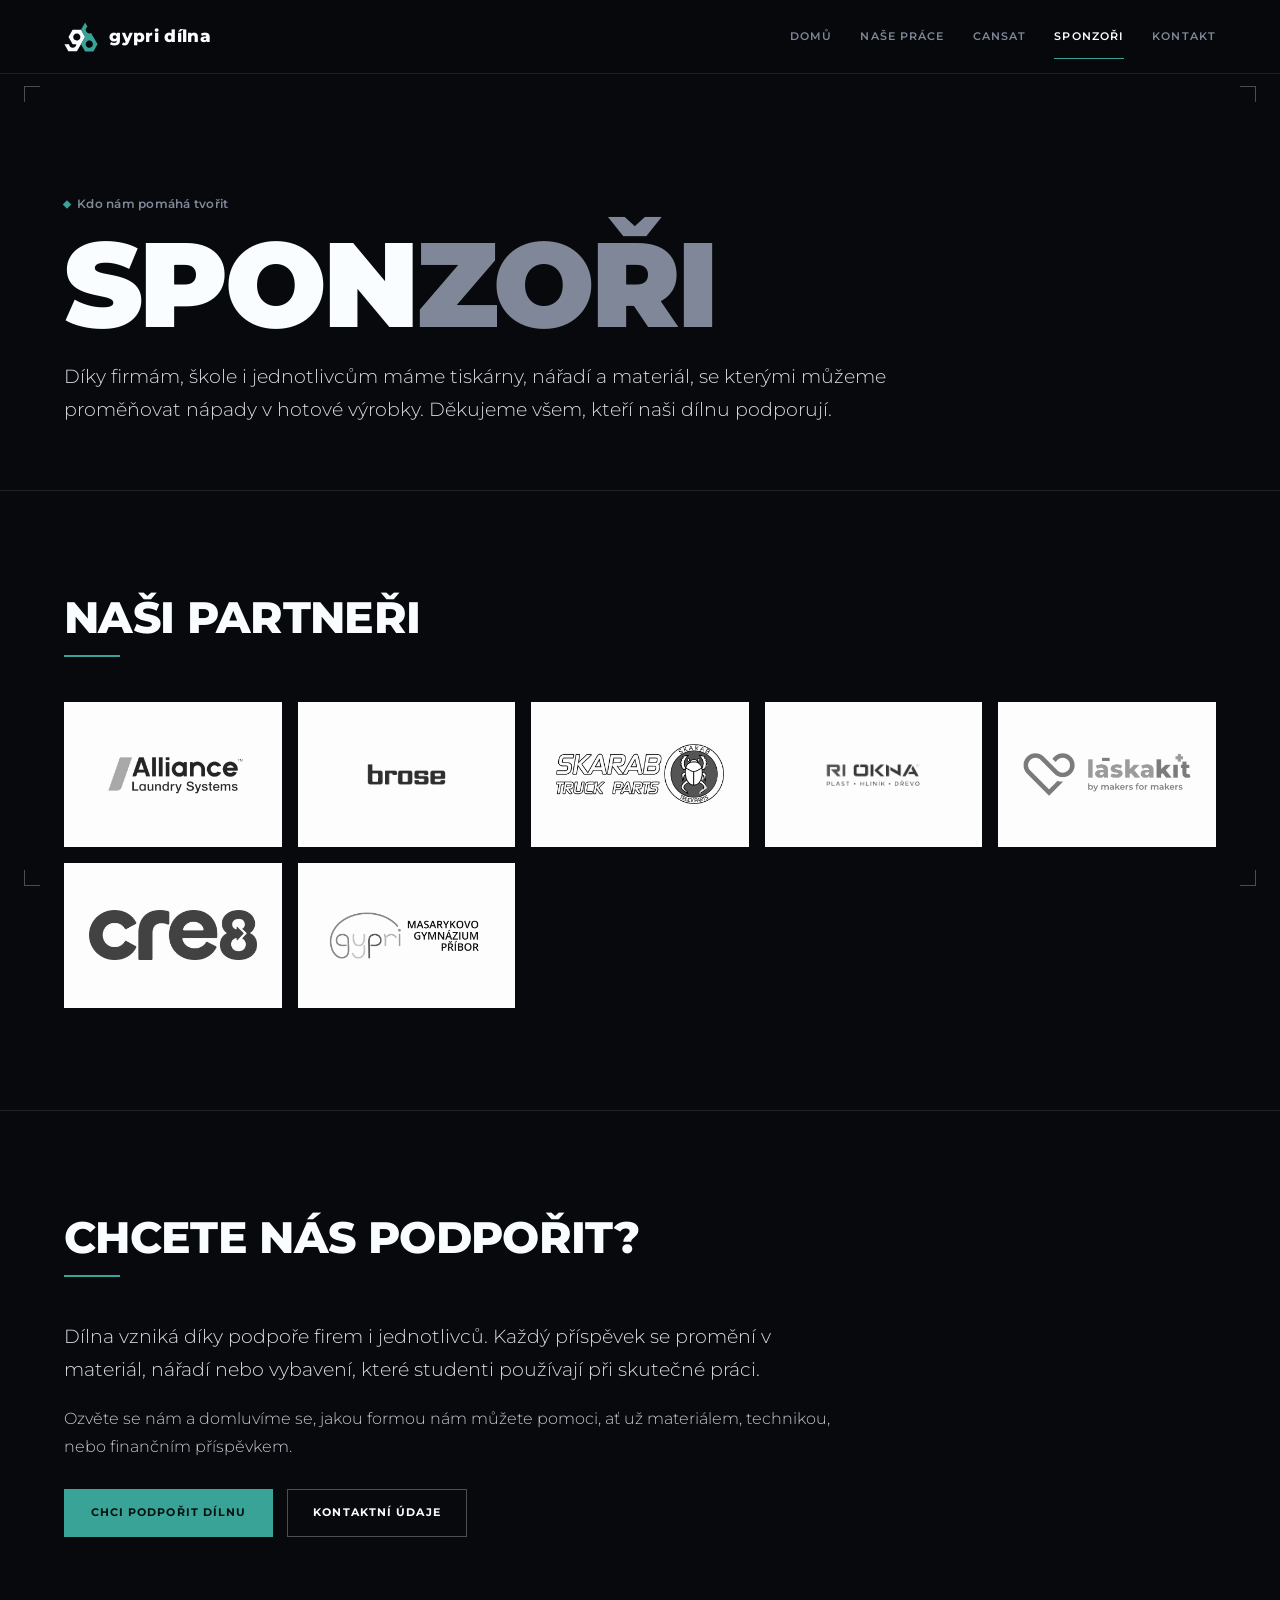
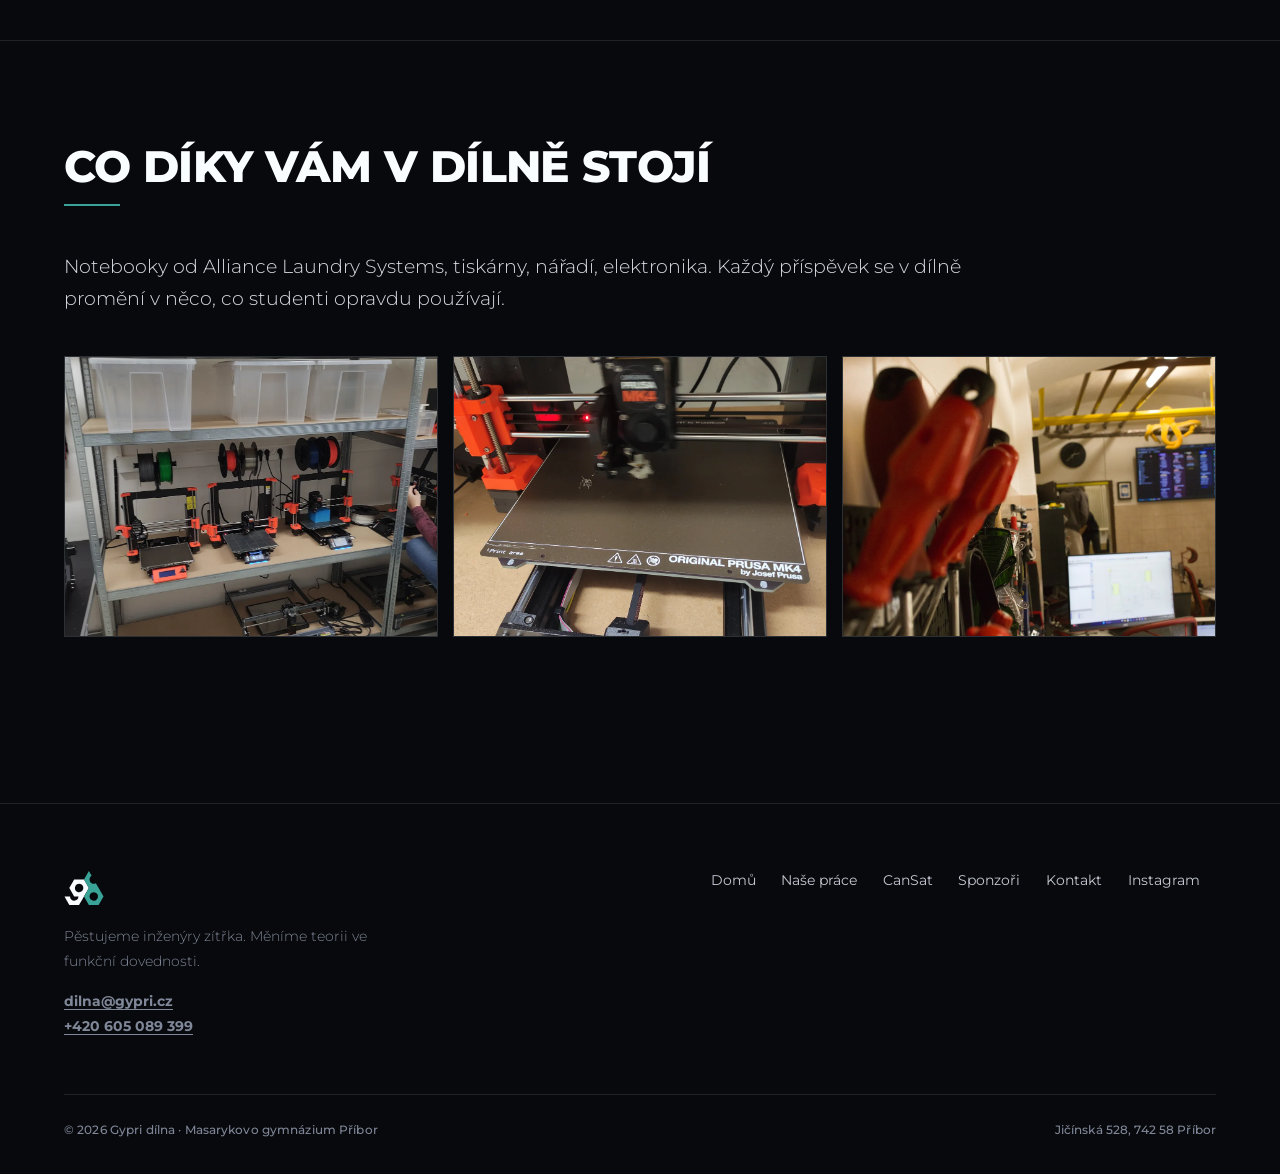
<file: sponzori.html>
<!DOCTYPE html>
<html lang="cs">
<head>
<meta charset="UTF-8">
<meta name="viewport" content="width=device-width, initial-scale=1.0">
<title>Sponzoři | Gypri Dílna</title>
<meta name="description" content="Děkujeme sponzorům, díky kterým vznikla moderní dílna na Masarykově gymnáziu v Příboře.">
<meta property="og:title" content="Sponzoři | Gypri Dílna">
<meta property="og:description" content="Díky, že jste součástí tohoto projektu.">
<meta property="og:type" content="website">
<meta property="og:locale" content="cs_CZ">
<link rel="icon" type="image/svg+xml" href="assets/favicon.svg">
<link rel="stylesheet" href="styles.css?v=4">
</head>
<body>

<div class="hud-frame" aria-hidden="true">
  <span class="hud-tick tl"></span><span class="hud-tick tr"></span>
  <span class="hud-tick bl"></span><span class="hud-tick br"></span>
</div>

<header class="topbar">
  <a class="brand" href="/">
    <img class="brand-mark" src="assets/logo-svetle.svg" alt="" width="34" height="34">
    <span class="brand-word">gypri dílna</span>
  </a>
  <nav class="nav" id="nav" aria-label="Hlavní navigace">
    <a href="/">Domů</a>
    <a href="/nase-prace">Naše práce</a>
    <a href="/cansat">CanSat</a>
    <a href="/sponzori" aria-current="page">Sponzoři</a>
    <a href="/kontakt">Kontakt</a>
  </nav>
  <button class="nav-toggle" id="navToggle" aria-expanded="false" aria-controls="nav" aria-label="Otevřít menu"><span></span></button>
</header>

<main>

  <section class="page-hero">
    <div class="wrap">
      <span class="eyebrow">Kdo nám pomáhá tvořit</span>
      <h1 class="page-title">Spon<em>zoři</em></h1>
      <p class="lead">
        Díky firmám, škole i jednotlivcům máme tiskárny, nářadí a materiál,
        se kterými můžeme proměňovat nápady v hotové výrobky.
        Děkujeme všem, kteří naši dílnu podporují.
      </p>
    </div>
  </section>

  <section class="section">
    <div class="wrap">
      <div class="section-head">
        <h2>Naši partneři</h2>
      </div>
      <div class="sponsor-grid">
        <a class="sponsor reveal" href="https://alliancelaundry.com/?lang=cs" target="_blank" rel="noopener">
          <img src="photo/sponzor-aliance-laundry.png" alt="Alliance Laundry Systems" loading="lazy" decoding="async">
        </a>
        <a class="sponsor reveal" href="https://www.brose.com/cz-cz/brose-in-cz/" target="_blank" rel="noopener">
          <img src="photo/sponzor-brose.png" alt="Brose" loading="lazy" decoding="async">
        </a>
        <a class="sponsor reveal" href="https://www.skarab.cz/en/" target="_blank" rel="noopener">
          <img src="photo/sponzor-skarab.png" alt="Skarab" loading="lazy" decoding="async">
        </a>
        <a class="sponsor reveal" href="https://www.ri-okna.cz" target="_blank" rel="noopener">
          <img src="photo/sponzor-ri-okna.png" alt="RI okna" loading="lazy" decoding="async">
        </a>
        <a class="sponsor reveal" href="https://www.laskakit.cz" target="_blank" rel="noopener">
          <img src="photo/sponzor-laskakit.png" alt="LaskaKit" loading="lazy" decoding="async">
        </a>
        <a class="sponsor reveal" href="https://cre8.cz/cs" target="_blank" rel="noopener">
          <img src="photo/sponzor-cre8.webp" alt="Cre8" loading="lazy" decoding="async">
        </a>
        <a class="sponsor reveal" href="http://www.gypri.cz" target="_blank" rel="noopener">
          <img src="photo/sponzor-gypri.webp" alt="Masarykovo gymnázium Příbor" loading="lazy" decoding="async">
        </a>
      </div>
    </div>
  </section>

  <section class="section">
    <div class="wrap">
      <div style="max-width:70ch">
        <div class="section-head">
          <h2>Chcete nás podpořit?</h2>
        </div>
        <p class="lead">
          Dílna vzniká díky podpoře firem i jednotlivců. Každý příspěvek se promění
          v materiál, nářadí nebo vybavení, které studenti používají při skutečné práci.
        </p>
        <p>
          Ozvěte se nám a domluvíme se, jakou formou nám můžete pomoci, ať už materiálem,
          technikou, nebo finančním příspěvkem.
        </p>
        <div class="btn-row" style="margin-top:1.75rem">
          <a class="btn btn--primary" href="mailto:dilna@gypri.cz">Chci podpořit dílnu</a>
          <a class="btn" href="/kontakt">Kontaktní údaje</a>
        </div>
      </div>
    </div>
  </section>

  <section class="section">
    <div class="wrap">
      <div class="section-head">
        <h2>Co díky vám v dílně stojí</h2>
      </div>
      <p class="lead reveal" style="margin-bottom:2.5rem;max-width:70ch">
        Notebooky od Alliance Laundry Systems, tiskárny, nářadí, elektronika. Každý příspěvek
        se v dílně promění v něco, co studenti opravdu používají.
      </p>
      <div class="photo-strip">
        <div class="media reveal">
          <img src="photo/dilna-stol.webp" alt="Pracovní místo v dílně" loading="lazy" decoding="async">
        </div>
        <div class="media reveal">
          <img src="photo/tiskarna-mk3.webp" alt="3D tiskárna" loading="lazy" decoding="async">
        </div>
        <div class="media reveal">
          <img src="photo/naradi-detail.webp" alt="Detail nářadí v dílně" loading="lazy" decoding="async">
        </div>
      </div>
    </div>
  </section>

</main>

<footer class="footer">
  <div class="wrap">
    <div class="footer-main">
      <div class="footer-brand">
        <img src="assets/logo-svetle.svg" alt="Gypri dílna" width="40" height="40">
        <p>Pěstujeme inženýry zítřka. Měníme teorii ve funkční dovednosti.</p>
        <p>
          <a href="mailto:dilna@gypri.cz"><strong>dilna@gypri.cz</strong></a><br>
          <a href="tel:+420605089399"><strong>+420 605 089 399</strong></a>
        </p>
      </div>
      <nav class="footer-nav" aria-label="Odkazy v zápatí">
        <a href="/">Domů</a>
        <a href="/nase-prace">Naše práce</a>
        <a href="/cansat">CanSat</a>
        <a href="/sponzori">Sponzoři</a>
        <a href="/kontakt">Kontakt</a>
        <a href="https://instagram.com/gymnaziumpribor" target="_blank" rel="noopener">Instagram</a>
      </nav>
    </div>
    <div class="footer-bottom">
      <span class="hud-label">&copy; 2026 Gypri dílna &middot; Masarykovo gymnázium Příbor</span>
      <span class="hud-label">Jičínská 528, 742 58 Příbor</span>
    </div>
  </div>
</footer>

<script src="main.js?v=4"></script>
</body>
</html>
</file>
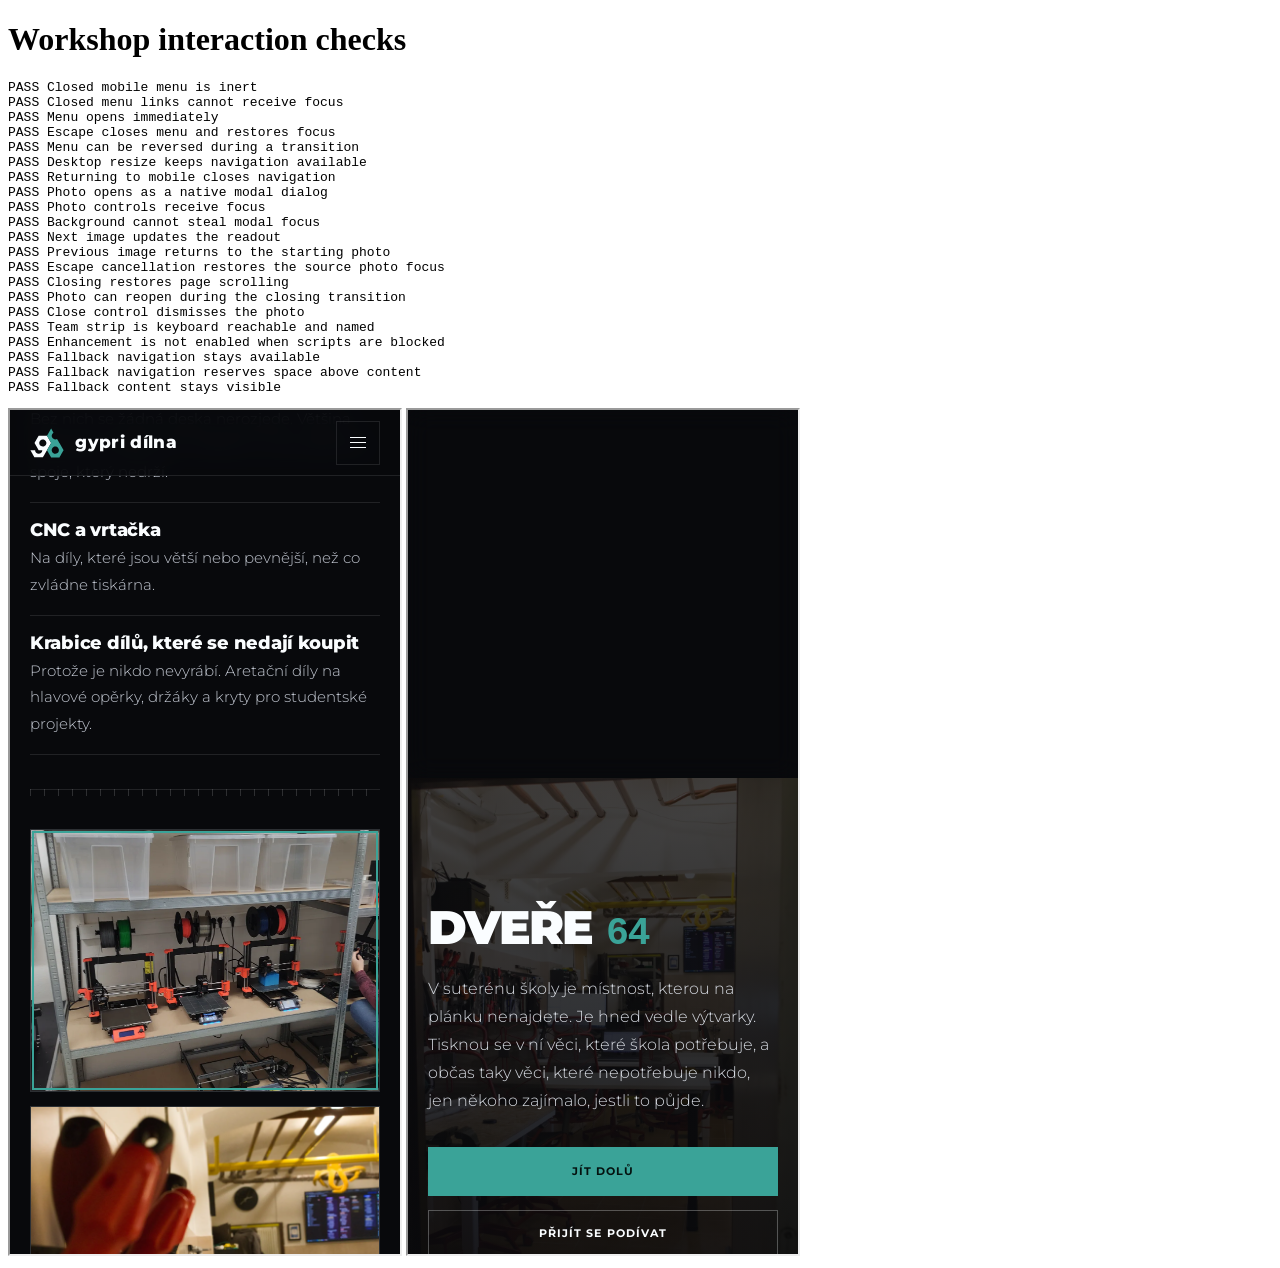
<file: checks/interactions.html>
<!doctype html>
<html lang="en">
<meta charset="utf-8">
<meta name="viewport" content="width=device-width, initial-scale=1">
<meta name="description" content="Browser checks for workshop navigation and photo dialog interactions.">
<title>Workshop interaction checks</title>
<main>
<h1>Workshop interaction checks</h1>
<pre id="result">Running…</pre>
<iframe title="Website under test" width="390" height="844"></iframe>
</main>
<script type="module">
const result = document.querySelector('#result');
const frame = document.querySelector('iframe');
const checks = [];
function check(condition, message) {
  if (!condition) throw new Error(message);
  checks.push('PASS ' + message);
}
const nextFrame = () => new Promise(resolve => requestAnimationFrame(() => requestAnimationFrame(resolve)));
try {
  const loaded = new Promise(resolve => frame.addEventListener('load', resolve, { once: true }));
  frame.src = '../index.html';
  await loaded;
  const doc = frame.contentDocument;
  const nav = doc.querySelector('#nav');
  const toggle = doc.querySelector('#navToggle');
  check(nav.inert, 'Closed mobile menu is inert');
  toggle.focus();
  nav.querySelector('a').focus();
  check(doc.activeElement === toggle, 'Closed menu links cannot receive focus');
  toggle.click();
  check(!nav.inert && toggle.getAttribute('aria-expanded') === 'true', 'Menu opens immediately');
  nav.querySelector('a').focus();
  frame.contentWindow.dispatchEvent(new KeyboardEvent('keydown', { key: 'Escape' }));
  check(nav.inert && doc.activeElement === toggle, 'Escape closes menu and restores focus');
  toggle.click();
  toggle.click();
  toggle.click();
  check(!nav.inert, 'Menu can be reversed during a transition');
  frame.width = '1280';
  await nextFrame();
  check(!nav.inert && toggle.getAttribute('aria-expanded') === 'false', 'Desktop resize keeps navigation available');
  frame.width = '390';
  await nextFrame();
  check(nav.inert, 'Returning to mobile closes navigation');
  const image = [...doc.querySelectorAll('.media img')].find(img => img.getClientRects().length);
  image.focus();
  image.click();
  const dialog = doc.querySelector('.lightbox');
  check(dialog.matches(':modal'), 'Photo opens as a native modal dialog');
  check(dialog.contains(doc.activeElement), 'Photo controls receive focus');
  doc.querySelector('.brand').focus();
  check(dialog.contains(doc.activeElement), 'Background cannot steal modal focus');
  const counter = dialog.querySelector('.lightbox-counter');
  const first = counter.textContent;
  dialog.querySelector('.lightbox-next').click();
  check(counter.textContent !== first, 'Next image updates the readout');
  dialog.querySelector('.lightbox-prev').click();
  check(counter.textContent === first, 'Previous image returns to the starting photo');
  dialog.dispatchEvent(new Event('cancel', { cancelable: true }));
  check(!dialog.open && doc.activeElement === image, 'Escape cancellation restores the source photo focus');
  check(doc.body.style.overflow === '', 'Closing restores page scrolling');
  image.click();
  dialog.querySelector('.lightbox-backdrop').click();
  image.click();
  check(dialog.open, 'Photo can reopen during the closing transition');
  dialog.querySelector('.lightbox-close').click();
  check(!dialog.open, 'Close control dismisses the photo');
  const team = doc.querySelector('.team-grid');
  check(team.tabIndex === 0 && team.getAttribute('role') === 'region', 'Team strip is keyboard reachable and named');
  const fallback = document.createElement('iframe');
  fallback.title = 'Website without scripts';
  fallback.width = '390';
  fallback.height = '844';
  fallback.sandbox = 'allow-same-origin';
  const fallbackLoaded = new Promise(resolve => fallback.addEventListener('load', resolve, { once: true }));
  fallback.src = '../index.html';
  document.querySelector('main').append(fallback);
  await fallbackLoaded;
  const fallbackDoc = fallback.contentDocument;
  check(!fallbackDoc.documentElement.classList.contains('js'), 'Enhancement is not enabled when scripts are blocked');
  check(!fallbackDoc.querySelector('#nav').inert, 'Fallback navigation stays available');
  const headerBounds = fallbackDoc.querySelector('.topbar').getBoundingClientRect();
  const contentBounds = fallbackDoc.querySelector('main').getBoundingClientRect();
  check(contentBounds.top >= headerBounds.bottom, 'Fallback navigation reserves space above content');
  check(fallback.contentWindow.getComputedStyle(fallbackDoc.querySelector('.reveal')).opacity === '1', 'Fallback content stays visible');
  result.textContent = checks.join('\n');
  result.dataset.status = 'passed';
} catch (error) {
  result.textContent = checks.concat('FAIL ' + error.message).join('\n');
  result.dataset.status = 'failed';
  console.error(error);
}
</script>
</html>
</file>
<file: styles.css>
@import url('https://fonts.googleapis.com/css2?family=Montserrat:wght@300;400;500;600;700;800;900&display=swap');

/* ==========================================================================
   GYPRI DÍLNA design system
   Direction and dials: see DESIGN.md
   Palette per "Návod Brand 2025":
     Graphite Core #2f353e · Circuit Mint #3aa398 · Cloud Paper #fafdff
   Circuit Mint is the only accent. It carries the primary action, the current
   page marker, focus, text selection, and the identity motif (the tick, the
   rule under a section heading, bold emphasis, the ruler mark).

   The lane is instrumentation: the page is a datasheet for a workshop, so
   measured values are set in a monospace face and photographs are numbered
   figures. Montserrat stays the brand voice and is never replaced.
   ========================================================================== */

:root {
  /* brand. The guidelines name exactly three colours: Graphite Core,
     Circuit Mint and Cloud Paper. Mint is the single accent. */
  --mint: #3aa398;
  --mint-bright: #5cc9bd;
  --paper: #fafdff;

  /* surfaces (--surface is Graphite Core darkened for media wells) */
  --bg: #08090c;
  --surface: #14171c;

  /* text */
  --text: #fafdff;
  --body: #c3c8d2;
  --muted: #7f8798;

  /* lines */
  --border: rgba(250, 253, 255, 0.1);
  --border-strong: rgba(250, 253, 255, 0.28);

  /* Instrumentation face, for measured values and figure labels only.
     A system stack: no download, no licence, nothing to break offline. */
  --mono: ui-monospace, SFMono-Regular, 'SF Mono', Menlo, Consolas,
    'Liberation Mono', monospace;

  /* metrics */
  --bar-h: 4.625rem;
  --gutter: clamp(1.25rem, 5vw, 4.5rem);
  --maxw: 1360px;

  /* Square corners. A machined panel has no radius, and a rounded one reads as
     software chrome. This is a deliberate zero, not a default. */
  --radius: 0;

  --ease: cubic-bezier(0.2, 0.7, 0.3, 1);
}

/* --------------------------------------------------------- reset & base -- */

*,
*::before,
*::after {
  box-sizing: border-box;
}

html {
  scroll-behavior: smooth;
  scroll-padding-top: calc(var(--bar-h) + 1rem);
  -webkit-text-size-adjust: 100%;
  /* Grows only on very large displays, where a 16px root leaves the composition
     floating in the middle of the screen. Below ~1880px this resolves to 16px. */
  font-size: clamp(100%, 0.85vw, 115.625%);
}

body {
  margin: 0;
  background: var(--bg);
  color: var(--text);
  font-family: Montserrat, system-ui, -apple-system, 'Segoe UI', sans-serif;
  font-size: 1rem;
  font-weight: 400;
  line-height: 1.75;
  -webkit-font-smoothing: antialiased;
  overflow-x: hidden;
}

img,
svg {
  display: block;
  max-width: 100%;
}

a {
  color: inherit;
  text-decoration: none;
}

/* An inline link inside body copy must be distinguishable without relying on colour. */
p a,
.tech-desc a {
  text-decoration: underline;
  text-decoration-thickness: 1px;
  text-underline-offset: 0.18em;
  text-decoration-color: var(--muted);
}

p a:hover,
.tech-desc a:hover {
  text-decoration-color: currentColor;
}

:focus-visible {
  outline: 2px solid var(--mint);
  outline-offset: 3px;
}

::selection {
  background: var(--mint);
  color: var(--bg);
}

/* ------------------------------------------------------------ typography -- */

h1,
h2,
h3,
h4 {
  font-weight: 800;
  text-transform: uppercase;
  overflow-wrap: anywhere;
  line-height: 0.96;
  letter-spacing: -0.015em;
  margin: 0;
}

h1 { font-weight: 900; }
h2 { font-size: clamp(1.6rem, 3.4vw, 2.75rem); line-height: 1.12; }
h3 { font-size: clamp(1.05rem, 1.9vw, 1.4rem); line-height: 1.15; letter-spacing: 0.005em; }

/* Prose keeps a readable measure even when the container widens on a large
   display. Everything that is not prose (grids, media, the datasheet) still
   uses the full width. */
p {
  margin: 0 0 1.15rem;
  color: var(--body);
  font-weight: 300;
  max-width: 76ch;
  text-wrap: pretty;
}

p:last-child { margin-bottom: 0; }

.lead {
  font-size: clamp(1rem, 1.45vw, 1.2rem);
  color: #d6dae1;
  max-width: 66ch;
}

/* Small muted meta line. Not uppercased: at 48 characters it is prose, and
   uppercase costs legibility on anything longer than a label. */
.hud-label {
  font-size: 0.75rem;
  font-weight: 500;
  letter-spacing: 0.01em;
  line-height: 1.9;
  color: var(--muted);
}

/* ---------------------------------------------------------- HUD chrome --
   Corner ticks only. The previous version also drew two full-height rules down
   the page, which read as decorative grid lines rather than structure. */

.hud-frame {
  position: fixed;
  inset: 0;
  z-index: 40;
  pointer-events: none;
}

.hud-tick {
  position: absolute;
  width: 16px;
  height: 16px;
  border: 0 solid var(--border-strong);
}

.hud-tick.tl { top: calc(var(--bar-h) + 12px); left: calc(var(--gutter) / 2 - 8px); border-top-width: 1px; border-left-width: 1px; }
.hud-tick.tr { top: calc(var(--bar-h) + 12px); right: calc(var(--gutter) / 2 - 8px); border-top-width: 1px; border-right-width: 1px; }
.hud-tick.bl { bottom: 14px; left: calc(var(--gutter) / 2 - 8px); border-bottom-width: 1px; border-left-width: 1px; }
.hud-tick.br { bottom: 14px; right: calc(var(--gutter) / 2 - 8px); border-bottom-width: 1px; border-right-width: 1px; }

/* --------------------------------------------------------------- topbar -- */

.topbar {
  position: fixed;
  top: 0;
  left: 0;
  right: 0;
  z-index: 50;
  height: var(--bar-h);
  display: flex;
  align-items: center;
  justify-content: space-between;
  gap: 1.5rem;
  padding: 0 var(--gutter);
  border-bottom: 1px solid var(--border);
  background: rgba(8, 9, 12, 0.86);
  backdrop-filter: blur(12px);
  -webkit-backdrop-filter: blur(12px);
}

.brand {
  display: flex;
  align-items: center;
  gap: 0.7rem;
  flex-shrink: 0;
}

.brand-mark {
  width: 34px;
  height: 34px;
}

.brand-word {
  font-weight: 800;
  font-size: 1.05rem;
  letter-spacing: 0.02em;
  text-transform: lowercase;
  line-height: 1;
}

.nav {
  display: flex;
  align-items: center;
  gap: clamp(1rem, 2.2vw, 2.1rem);
}

.nav a {
  display: inline-flex;
  align-items: center;
  min-height: 44px;
  position: relative;
  font-size: 0.6875rem;
  font-weight: 600;
  letter-spacing: 0.1em;
  text-transform: uppercase;
  color: var(--muted);
  padding: 0.4rem 0;
  transition: color 0.25s var(--ease);
}

.nav a:hover { color: var(--text); }

.nav a[aria-current='page'] { color: var(--text); }

.nav a[aria-current='page']::after {
  content: '';
  position: absolute;
  left: 0;
  right: 0;
  bottom: 0;
  height: 1px;
  background: var(--mint);
}

.nav-toggle {
  display: none;
  width: 44px;
  height: 44px;
  border: 1px solid var(--border);
  border-radius: var(--radius);
  background: transparent;
  cursor: pointer;
  position: relative;
}

.nav-toggle span,
.nav-toggle span::before,
.nav-toggle span::after {
  position: absolute;
  left: 50%;
  width: 16px;
  height: 1px;
  background: var(--text);
  transform: translateX(-50%);
  transition: transform 0.25s var(--ease), opacity 0.25s var(--ease);
}

.nav-toggle span { top: 50%; margin-top: -0.5px; }
.nav-toggle span::before { content: ''; top: -5px; }
.nav-toggle span::after { content: ''; top: 5px; }

.nav-toggle[aria-expanded='true'] span { background: transparent; }
.nav-toggle[aria-expanded='true'] span::before { transform: translate(-50%, 5px) rotate(45deg); }
.nav-toggle[aria-expanded='true'] span::after { transform: translate(-50%, -5px) rotate(-45deg); }

/* --------------------------------------------------------------- layout -- */

main {
  position: relative;
  padding-top: var(--bar-h);
}

.wrap {
  width: 100%;
  max-width: var(--maxw);
  margin: 0 auto;
  padding: 0 var(--gutter);
}

.section {
  padding: clamp(3.5rem, 8vw, 7rem) 0;
  border-top: 1px solid var(--border);
}

.section-head {
  margin-bottom: clamp(1.75rem, 3.5vw, 3rem);
}

/* ------------------------------------------------------------ page hero -- */

.page-hero {
  padding: clamp(3.5rem, 9vw, 7.5rem) 0 clamp(2.5rem, 5vw, 4rem);
}

.eyebrow {
  display: inline-block;
  font-size: 0.75rem;
  font-weight: 600;
  letter-spacing: 0.02em;
  color: var(--muted);
  margin-bottom: 1.1rem;
}

.page-title {
  font-size: clamp(2.6rem, 9.5vw, 7.5rem);
  line-height: 0.88;
  letter-spacing: -0.03em;
  margin-bottom: 1.5rem;
}

.page-title em {
  font-style: normal;
  color: var(--muted);
}

.page-hero .lead:not(:last-child) { margin-bottom: 2rem; }

/* -------------------------------------------------------------- buttons -- */

.btn {
  min-height: 44px;
  display: inline-flex;
  align-items: center;
  justify-content: center;
  gap: 0.6rem;
  padding: 0.85rem 1.6rem;
  border: 1px solid var(--border-strong);
  border-radius: var(--radius);
  background: transparent;
  color: var(--text);
  font-family: inherit;
  font-size: 0.6875rem;
  font-weight: 700;
  letter-spacing: 0.1em;
  text-transform: uppercase;
  cursor: pointer;
  transition: background 0.25s var(--ease), color 0.25s var(--ease), border-color 0.25s var(--ease);
}

.btn:hover { border-color: var(--text); }

.btn--primary {
  background: var(--mint);
  border-color: var(--mint);
  color: #04120f;
}

.btn--primary:hover {
  background: var(--mint-bright);
  border-color: var(--mint-bright);
  color: #04120f;
}

.btn-row {
  display: flex;
  flex-wrap: wrap;
  gap: 0.85rem;
}

/* --------------------------------------------------------------- grids -- */

.grid {
  display: grid;
  gap: 1.25rem;
}

.grid--2 { grid-template-columns: repeat(2, 1fr); }

.split {
  display: grid;
  grid-template-columns: 1fr 1fr;
  gap: clamp(1.5rem, 4vw, 3.5rem);
  align-items: center;
}

.split--wide-left { grid-template-columns: 1.15fr 0.85fr; }

/* ---------------------------------------------------------- spec sheet --
   A datasheet: quantity on the left, measured value and its note stacked on the
   right, hairline separated, set in the instrumentation face. This is how the
   reference brands make technical information read as documentation instead of
   as marketing, and it is the right shape for facts that are genuinely countable.

   The value gets its own full-width line rather than a fixed narrow column: a
   column sized for the shortest value collides with the note as soon as one
   value runs long, and these are Czech words, which run long. */

.specs {
  font-family: var(--mono);
  border-top: 1px solid var(--border-strong);
  margin: 0;
}

.specs dt,
.specs dd { margin: 0; }

.specs-row {
  display: grid;
  grid-template-columns: minmax(6rem, 10rem) 1fr;
  gap: 0.15rem 1.75rem;
  padding: 0.9rem 0;
  border-bottom: 1px solid var(--border);
}

.specs-label {
  grid-column: 1;
  grid-row: 1 / span 2;
  font-size: 0.6875rem;
  letter-spacing: 0.1em;
  text-transform: uppercase;
  color: var(--muted);
}

.specs-val {
  grid-column: 2;
  grid-row: 1;
  font-size: 1.05rem;
  font-weight: 600;
  color: var(--text);
  font-variant-numeric: tabular-nums;
}

.specs-note {
  grid-column: 2;
  grid-row: 2;
  font-size: 0.75rem;
  color: var(--muted);
}

/* --------------------------------------------------------- tech items -- */

.tech {
  border-left: 1px solid var(--border-strong);
  padding: 0.15rem 0 0.15rem 1.15rem;
  margin-bottom: 1.5rem;
}

.tech:last-child { margin-bottom: 0; }

.tech-title {
  font-family: var(--mono);
  font-size: 0.72rem;
  font-weight: 700;
  letter-spacing: 0.08em;
  text-transform: uppercase;
  color: var(--text);
  margin-bottom: 0.45rem;
}

.tech-desc {
  font-size: 0.92rem;
  font-weight: 300;
  color: var(--body);
  margin: 0;
}

/* -------------------------------------------------------------- media --
   Photographs sit square. An earlier pass tilted them a degree off axis to look
   like snapshots pinned to a wall, which read as scrapbook rather than as
   instrumentation. Both reference brands are strictly aligned, so the frame is
   straight and the image never zooms: the only movement is the hairline
   answering the cursor. */

.media {
  position: relative;
  overflow: hidden;
  border: 1px solid var(--border);
  border-radius: var(--radius);
  background: var(--surface);
  aspect-ratio: 16 / 10;
  transition: border-color 0.35s var(--ease);
}

.media:hover { border-color: var(--mint); }

.media img {
  width: 100%;
  height: 100%;
  object-fit: cover;
  cursor: zoom-in;
}

.media img:focus-visible { outline-offset: -3px; }

.media--video { aspect-ratio: 1286 / 720; }

.media video {
  width: 100%;
  height: 100%;
  object-fit: contain;
}

.media--tall { aspect-ratio: 3 / 4; }

/* A numbered plate label, set in the instrumentation face the way a datasheet
   marks its figures. Hovering the frame brings the number up in mint: the one
   piece of play left in the photography, and it speaks the technical language. */
.media-caption {
  display: flex;
  gap: 0.5em;
  margin-top: 0.7rem;
  font-family: var(--mono);
  font-size: 0.75rem;
  line-height: 1.5;
  color: var(--muted);
}

.fig-num {
  color: var(--muted);
  transition: color 0.35s var(--ease);
  white-space: nowrap;
}

figure:hover .fig-num { color: var(--mint); }

/* ------------------------------------------------------- workshop team -- */

.team-grid {
  display: flex;
  overflow-x: auto;
  overflow-y: hidden;
  scroll-snap-type: x proximity;
  -webkit-overflow-scrolling: touch;
  scrollbar-width: none;
  -ms-overflow-style: none;
  gap: 1.5rem;
  padding-bottom: 1.25rem;
  margin-right: calc(-1 * var(--gutter));
  padding-right: var(--gutter);
}

.team-grid::-webkit-scrollbar {
  display: none;
  width: 0;
  height: 0;
  background: transparent;
}

.team-grid:focus-visible { outline-offset: -3px; }

.team-grid figure {
  margin: 0;
  display: flex;
  flex-direction: column;
  flex: 0 0 clamp(14.375rem, 22vw, 18.75rem);
  scroll-snap-align: start;
}

.team-grid .media-caption {
  color: var(--text);
  font-family: inherit;
  font-size: 1.15rem;
  font-weight: 700;
  display: flex;
  flex-direction: row;
  align-items: baseline;
  gap: 0.45rem;
  margin-top: 0.75rem;
  white-space: nowrap;
}

.team-name {
  color: var(--text);
  font-weight: 700;
}

.team-sep {
  color: var(--mint);
  font-weight: 700;
}

.team-role {
  font-family: var(--mono);
  font-size: 0.75rem;
  font-weight: 300;
  letter-spacing: 0.05em;
  text-transform: uppercase;
  color: var(--muted);
}

.team-member--mentor .media {
  border-color: rgba(58, 163, 152, 0.45);
}

.team-member--mentor .media:hover {
  border-color: var(--mint);
}

.team-role--mentor {
  color: var(--mint);
  font-weight: 400;
}

/* ----------------------------------------------------------- sponsors -- */

.sponsor-grid {
  display: grid;
  grid-template-columns: repeat(auto-fill, minmax(190px, 1fr));
  gap: 1rem;
}

/* Keep intrinsic logo dimensions out of grid sizing so every tile stays 3:2.
   Cloud Paper is required: most sponsor logos are dark artwork. */
.sponsor {
  position: relative;
  display: block;
  aspect-ratio: 3 / 2;
  background: var(--paper);
  border-radius: var(--radius);
  border: 1px solid var(--border);
  filter: grayscale(1);
  opacity: 0.78;
  transition: filter 0.35s var(--ease), opacity 0.35s var(--ease),
    border-color 0.35s var(--ease);
}

.sponsor img {
  position: absolute;
  inset: 0;
  width: 100%;
  height: 100%;
  padding: 1.5rem;
  object-fit: contain;
  transition: transform 0.35s var(--ease);
}

.sponsor:hover,
.sponsor:focus-visible {
  filter: grayscale(0);
  opacity: 1;
  border-color: var(--mint);
}

/* The logo answers the cursor: it comes up to full colour, the frame turns
   mint, and the mark itself lifts a little. Transform only, so nothing in the
   grid reflows. */
.sponsor:hover img,
.sponsor:focus-visible img { transform: scale(1.05); }

/* ----------------------------------------------------------- timeline -- */

.timeline {
  display: grid;
  grid-template-columns: repeat(4, 1fr);
  gap: 1.25rem;
  border-top: 1px solid var(--border);
  padding-top: 1.75rem;
}

.timeline-item {
  border-left: 1px solid var(--border);
  padding-left: 1rem;
}

.timeline-date {
  font-family: var(--mono);
  font-size: 0.6875rem;
  font-weight: 700;
  letter-spacing: 0.06em;
  color: var(--muted);
  margin-bottom: 0.5rem;
  font-variant-numeric: tabular-nums;
}

.timeline-event {
  font-size: 0.95rem;
  font-weight: 600;
  line-height: 1.4;
}

/* ------------------------------------------------------ contact rows -- */

.contact-row {
  display: block;
  border-bottom: 1px solid var(--border);
  padding: clamp(1rem, 2.5vw, 1.75rem) 0;
  transition: border-color 0.25s var(--ease);
}

.contact-row:first-of-type { border-top: 1px solid var(--border); }

/* Not uppercased: these carry real text (an e-mail, a phone number, a phrase),
   and uppercase damages all three. Leading 1.3 rather than 1: measured to stay
   single-line at every breakpoint from 320px up, so this is headroom for a
   longer value later rather than a fix for today. */
.contact-row-mega {
  font-size: clamp(1.4rem, 5vw, 3.75rem);
  font-weight: 900;
  letter-spacing: -0.02em;
  line-height: 1.3;
  overflow-wrap: anywhere;
  transition: color 0.25s var(--ease);
}

.contact-row-mega span {
  display: block;
  font-size: 0.75rem;
  font-weight: 500;
  letter-spacing: 0.01em;
  color: var(--muted);
  margin-top: 0.7rem;
}

.contact-row:hover { border-color: var(--border-strong); }

.contact-row:hover .contact-row-mega {
  text-decoration: underline;
  text-decoration-thickness: 2px;
  text-underline-offset: 0.08em;
}

/* -------------------------------------------------------------- footer --
   Two parts, built from what the site actually links to, rather than the
   four-column template shape. */

.footer {
  border-top: 1px solid var(--border);
  padding: clamp(2.5rem, 5vw, 4rem) 0 2rem;
  margin-top: clamp(2rem, 5vw, 4rem);
}

.footer-main {
  display: grid;
  grid-template-columns: 1.2fr 1fr;
  gap: 2.5rem;
  margin-bottom: 2.5rem;
  align-items: start;
}

.footer-brand img { margin-bottom: 1rem; }

.footer-brand p {
  font-size: 0.9rem;
  color: var(--muted);
  max-width: 38ch;
  margin-bottom: 0.9rem;
}

.footer-nav {
  display: flex;
  flex-wrap: wrap;
  gap: 0.6rem 1.6rem;
}

.footer-nav a {
  font-size: 0.9rem;
  color: var(--body);
  transition: color 0.25s var(--ease);
}

.footer-nav a:hover { color: var(--text); }

.footer-bottom {
  display: flex;
  flex-wrap: wrap;
  justify-content: space-between;
  gap: 0.75rem;
  border-top: 1px solid var(--border);
  padding-top: 1.5rem;
}

/* --------------------------------------------------------- responsive -- */

/* Large displays. A 1360px column on a 2560px screen left the whole composition
   floating between two dead margins, so above 1600px the container widens and
   (via the root font-size) the type grows with it. Prose keeps its 76ch
   measure; grids, media and the datasheet use the full width. */
@media (min-width: 1600px) {
  :root { --maxw: 1720px; }
}

@media (max-width: 1080px) {
  .timeline { grid-template-columns: repeat(2, 1fr); row-gap: 1.75rem; }
}

@media (max-width: 53.75em) {
  :root { --bar-h: 4.125rem; }

  .js .nav-toggle { display: block; }

  html:not(.js) .topbar {
    position: static;
    height: auto;
    flex-wrap: wrap;
    padding-block: 1rem;
  }

  html:not(.js) .nav {
    position: static;
    flex-basis: 100%;
    max-height: none;
    border-bottom: 0;
  }

  html:not(.js) main { padding-top: 0; }

  .nav {
    position: fixed;
    top: var(--bar-h);
    left: 0;
    right: 0;
    flex-direction: column;
    align-items: flex-start;
    gap: 0;
    padding: 0 var(--gutter);
    /* Opaque on purpose. At 97% the hero behind the panel ghosted through the
       open menu, which is what the "glitch" in the top bar was. */
    background: var(--bg);
    border-bottom: 1px solid var(--border);
    max-height: min(70dvh, calc(100dvh - var(--bar-h)));
    overflow-y: auto;
  }

  .js .nav {
    visibility: hidden;
    opacity: 0;
    transform: translateY(-0.5rem);
    transition: opacity 0.2s var(--ease), transform 0.2s var(--ease), visibility 0.2s;
  }

  .js .nav.is-open { visibility: visible; opacity: 1; transform: none; }

  .nav a {
    width: 100%;
    padding: 1.05rem 0;
    border-bottom: 1px solid var(--border);
    font-size: 0.75rem;
  }

  .nav a:last-child { border-bottom: 0; }

  .nav a[aria-current='page']::after { display: none; }
  .nav a[aria-current='page'] { color: var(--mint); }

  .split,
  .split--wide-left,
  .grid--2,
  .timeline { grid-template-columns: 1fr; row-gap: 1.25rem; }
  .footer-main { grid-template-columns: 1fr; gap: 2rem; }

  /* Footer links are touch targets, not inline prose: give them a real tap height. */
  .footer-nav { gap: 0; flex-direction: column; }
  .footer-nav a {
    min-height: 44px;
    display: flex;
    align-items: center;
    border-bottom: 1px solid var(--border);
  }

  .hud-tick { display: none; }

  /* Mobile hero photo backdrop for .threshold */
  .threshold {
    background-image: linear-gradient(to bottom, rgba(8, 9, 12, 0.75), rgba(8, 9, 12, 0.94)), url('photo/dilna-hlavni.webp');
    background-size: cover;
    background-position: center;
    background-repeat: no-repeat;
  }

  .threshold-figure {
    display: none !important;
  }
}

@media (max-width: 520px) {
  .btn { width: 100%; }
}

/* ==========================================================================
   THE GESTURES
   The site read as bland and corporate. The real fix was assets (see DESIGN.md),
   and these are the deliberate touches on top. Everything here is drawn with
   Circuit Mint, the single accent the brand guidelines name. Each has a job, and
   everything stops under prefers-reduced-motion.
   ========================================================================== */

/* ------------------------------------------------- eyebrow gets a tick -- */

/* A small mint square before the eyebrow, marking the start of a page's voice. */
.eyebrow::before {
  content: '';
  display: inline-block;
  width: 0.5em;
  height: 0.5em;
  margin-right: 0.6em;
  background: var(--mint);
  transform: translateY(-0.05em) rotate(45deg);
}

/* ------------------------------------------ rule under a section head --
   A short mint rule that draws itself in. Replaces the numbered labels that
   were removed, and gives the eye a deliberate entry point per section. */

.section-head {
  position: relative;
  padding-bottom: 0.9rem;
}

.section-head::after {
  content: '';
  position: absolute;
  left: 0;
  bottom: 0;
  width: 3.5rem;
  height: 2px;
  background: var(--mint);
  transform-origin: left;
}

.js .section-head::after {
  transform: scaleX(0);
  transition: transform 0.6s var(--ease) 0.1s;
}

.js .section-head.is-visible::after { transform: scaleX(1); }

/* --------------------------------------------------------- key phrase --
   Weight and mint emphasize prose without a box or a link-like underline.
   Keep it inline so longer phrases wrap naturally on narrow screens. */

.emphasis {
  color: var(--mint);
  font-weight: 700;
}

/* -------------------------------------------------------- tick divider --
   A measurement rule: a drawn ruler separating sections. The ticks are a small
   inline SVG rather than a repeating gradient, because the ruler is the whole
   point (a bench is ruled and measured) and a gradient stripe is the generic
   version of this. It is the site's identity motif.

   There is no mint mark on it. There was one, and it read as a stray coloured
   bar under whatever sat above it rather than as a measured mark. The divider
   is a hairline and its ticks, nothing else. */

.rule-ticks {
  position: relative;
  height: 10px;
  margin: clamp(2rem, 4vw, 3.25rem) 0;
  background-image: url("data:image/svg+xml,%3Csvg xmlns='http://www.w3.org/2000/svg' width='14' height='9'%3E%3Cpath d='M0 2v7' stroke='rgba(250,253,255,0.30)' stroke-width='1'/%3E%3C/svg%3E");
  background-repeat: repeat-x;
  background-position: left 0;
  background-size: 14px 9px;
}

/* the hairline the ticks sit on */
.rule-ticks::before {
  content: '';
  position: absolute;
  left: 0;
  right: 0;
  top: 2px;
  height: 1px;
  background: var(--border);
}

/* ------------------------------------------------------------- callout --
   A single divider and whitespace separate an invitation from body copy. */

.callout {
  border-top: 1px solid var(--border-strong);
  padding-top: clamp(1.4rem, 3vw, 2.25rem);
}

.label-accent {
  display: inline-block;
  font-size: 0.6875rem;
  font-weight: 700;
  letter-spacing: 0.1em;
  text-transform: uppercase;
  color: var(--mint);
  margin-bottom: 0.8rem;
}

/* ------------------------------------------------------------ arrival --
   The place the question is about, set as a plate inside the document rather
   than as full-bleed wallpaper. It used to run edge to edge behind a scrim on
   three pages at once, which made the one photograph the site is built on feel
   like a template background. Contained, it is a document plate: it belongs to
   a numbered figure list and it appears exactly once. */

.arrival {
  padding: 0 0 clamp(2.5rem, 6vw, 4.5rem);
}

.arrival .media { aspect-ratio: 2 / 1; }

/* --------------------------------------------------------- photo strip -- */

.photo-strip {
  display: grid;
  grid-template-columns: repeat(3, 1fr);
  gap: 0.9rem;
}

.photo-strip .media { aspect-ratio: 4 / 3; }

/* ------------------------------------------------------ offset split --
   Text and image deliberately out of alignment, so a section does not read as a
   symmetric two-column template. */

.offset-top { margin-top: -2.5rem; }

/* ------------------------------------------------------------- reveals --
   Opt in only after main.js finishes setup. A missing or failed script leaves
   content visible and navigation in the document flow. */

.js .reveal {
  opacity: 0;
  transform: translateY(12px);
  transition: opacity 0.4s var(--ease), transform 0.4s var(--ease);
}

.js .reveal.is-visible {
  opacity: 1;
  transform: none;
}

/* ==========================================================================
   THE DESCENT
   The site is a walk into a real room. You arrive at the door, go down one
   floor, and find out what the room actually does. These components carry that.
   Every one is static: the story is in the order and in what is withheld, not
   in motion. Nothing here animates on its own.
   ========================================================================== */

/* ---------------------------------------------------------- depth datum --
   Which floor you are on, in the instrumentation face. Used at the two levels
   this building really has. It is a place, not a step number: the site is not
   counting anything. */

.depth {
  display: inline-flex;
  align-items: center;
  gap: 0.75em;
  font-family: var(--mono);
  font-size: 0.6875rem;
  letter-spacing: 0.1em;
  text-transform: uppercase;
  color: var(--muted);
}

.depth b {
  font-weight: 700;
  color: var(--text);
  font-variant-numeric: tabular-nums;
}

.depth::after {
  content: '';
  width: clamp(1.5rem, 5vw, 3.5rem);
  height: 1px;
  background: var(--border-strong);
}

/* ------------------------------------------------------------ threshold --
   The opening. Type on dark, with no photograph, because the first thing a
   visitor should meet is the question rather than a building. The image comes
   after, as the place the question is about. */

.threshold {
  padding: clamp(3.5rem, 13vh, 9rem) 0 clamp(3rem, 9vh, 6rem);
}

.threshold-title {
  display: flex;
  flex-wrap: wrap;
  align-items: baseline;
  gap: 0 0.28em;
  font-size: clamp(2.7rem, 12vw, 9rem);
  line-height: 0.86;
  letter-spacing: -0.035em;
  margin: 1.3rem 0 0;
}

/* The door number is set in the instrumentation face, at display size. A human
   title and a machine number on the same line is the whole site in one move:
   a real room, with a number on the door. */
.threshold-num {
  font-family: var(--mono);
  font-weight: 700;
  font-size: 0.82em;
  letter-spacing: -0.04em;
  color: var(--mint);
}

.threshold .lead {
  margin: clamp(1.5rem, 3vw, 2.25rem) 0 2rem;
}

/* ------------------------------------------------------------- descent --
   The one full-bleed break in the page: the moment you go down a floor. */

.descent {
  border-top: 1px solid var(--border);
  border-bottom: 1px solid var(--border);
  background: var(--surface);
  padding: clamp(1.75rem, 4vw, 2.75rem) 0;
}

.descent-line {
  margin: 0.9rem 0 0;
  font-size: clamp(1rem, 2.1vw, 1.35rem);
  font-weight: 300;
  color: var(--body);
  max-width: 46ch;
}

/* ----------------------------------------------------------- the ledge --
   What is actually in the room, as objects rather than as services. A large
   name and a terse factual line. The counts live in the names, where they read
   as sentences ("Sedm tiskáren"), rather than repeated as a mono figure beside
   them. */

.ledge {
  list-style: none;
  margin: 0;
  padding: 0;
  border-top: 1px solid var(--border-strong);
}

.ledge > li {
  display: grid;
  grid-template-columns: 1fr;
  gap: 0.35rem;
  align-items: baseline;
  border-bottom: 1px solid var(--border);
  padding: clamp(1.05rem, 2.4vw, 1.6rem) 0;
}

.ledge-name {
  grid-column: 1;
  font-size: clamp(1.15rem, 2.2vw, 1.6rem);
  font-weight: 800;
  letter-spacing: -0.015em;
  line-height: 1.1;
}

.ledge-note {
  grid-column: 1;
  font-size: 0.95rem;
  font-weight: 300;
  color: var(--body);
  max-width: 64ch;
}

/* --------------------------------------------------------- statement --
   A large spoken line, set in sentence case rather than the uppercase the
   headings use, so it reads as someone telling you something. Sits at the
   turn of the story.

   Leading is 1.3 rather than the 1.05 that display type usually takes, because
   this is a sentence that wraps to two or three lines and has to be read, not a
   two-word headline that only has to land. */

.statement {
  margin: 0;
  font-size: clamp(1.5rem, 4.4vw, 3.1rem);
  font-weight: 800;
  line-height: 1.3;
  letter-spacing: -0.025em;
  max-width: 26ch;
}

@media (max-width: 560px) {
  .ledge > li { gap: 0.3rem; }
}

/* --------------------------------------------------------------- motion --
   MOTION 2: reveals, hairline hover, the plate number turning mint, the sponsor
   logo answering the cursor. Nothing runs on its own, and everything stops
   under prefers-reduced-motion. */

@media (max-width: 53.75em) {
  .offset-top { margin-top: 0; }
  .photo-strip { grid-template-columns: 1fr 1fr; }

  .team-grid figure {
    flex: 0 0 clamp(12.5rem, 48vw, 16.25rem);
  }
}

@media (max-width: 560px) {
  /* Stack the row: at this width the label column leaves too little room and
     Czech values wrap mid-phrase. */
  .specs-label {
    grid-column: 1 / -1;
    grid-row: 1;
  }

  .specs-val {
    grid-column: 1 / -1;
    grid-row: 2;
  }

  .specs-note {
    grid-column: 1 / -1;
    grid-row: 3;
    margin-top: 0.2rem;
  }
}

@media (max-width: 520px) {
  .photo-strip { grid-template-columns: 1fr; }

  .team-grid figure {
    flex: 0 0 clamp(11.875rem, 62vw, 15rem);
  }
}

@media (prefers-reduced-motion: reduce) {
  html { scroll-behavior: auto; }

  *,
  *::before,
  *::after {
    transition-delay: 0s !important;
    transition-duration: 0.001ms !important;
  }

  /* Content appears immediately rather than waiting to be scrolled into view.
     Without this a reduced-motion visitor gets a page that looks blank until
     they scroll, and depends on the observer firing at all. */
  .js .reveal {
    opacity: 1;
    transform: none;
  }

  .js .section-head::after { transform: scaleX(1); transition: none; }
  .js .nav { transform: none; }
}

/* ----------------------------------------------------------- lightbox -- */

.lightbox {
  position: fixed;
  inset: 0;
  z-index: 100;
  display: none;
  align-items: center;
  justify-content: center;
  padding: 1.5rem;
  width: 100%;
  height: 100%;
  max-width: none;
  max-height: none;
  margin: 0;
  border: 0;
  background: transparent;
  color: var(--text);
  opacity: 0;
  transition: opacity 0.2s var(--ease), display 0.2s allow-discrete,
    overlay 0.2s allow-discrete;
}

.lightbox[open] {
  display: flex;
  opacity: 1;
}

.lightbox::backdrop { background: transparent; }

@starting-style {
  .lightbox[open] { opacity: 0; }
}

.lightbox-backdrop {
  position: absolute;
  inset: 0;
  background: rgba(8, 9, 12, 0.93);
  backdrop-filter: blur(8px);
  -webkit-backdrop-filter: blur(8px);
}

.lightbox-dialog {
  position: relative;
  z-index: 101;
  display: grid;
  grid-template-columns: 44px minmax(0, 1fr) 44px;
  gap: 0.75rem;
  align-items: center;
  width: min(100%, 70rem);
  margin: auto;
}

.lightbox-figure {
  grid-column: 2;
  grid-row: 2;
  min-width: 0;
  margin: 0;
  display: flex;
  flex-direction: column;
  align-items: center;
  max-width: 100%;
}

.lightbox-img {
  max-width: 100%;
  max-height: min(72dvh, calc(100dvh - 12rem), 800px);
  width: auto;
  height: auto;
  object-fit: contain;
  border: 1px solid var(--border-strong);
  background: var(--surface);
  box-shadow: 0 16px 48px rgba(0, 0, 0, 0.6);
}

.lightbox-caption {
  max-height: 4.5em;
  overflow-y: auto;
  margin-top: 0.85rem;
  font-family: var(--mono);
  font-size: 0.8125rem;
  color: var(--text);
  text-align: center;
  max-width: 65ch;
  line-height: 1.5;
}

.lightbox-caption .fig-num {
  color: var(--mint);
  margin-right: 0.4em;
}

.lightbox-close {
  grid-column: 1 / -1;
  grid-row: 1;
  justify-self: end;
  min-height: 44px;
  background: var(--surface);
  border: 1px solid var(--border-strong);
  color: var(--text);
  font-family: var(--mono);
  font-size: 0.78125rem;
  letter-spacing: 0.04em;
  text-transform: uppercase;
  padding: 0.35rem 0.75rem;
  cursor: pointer;
  display: flex;
  align-items: center;
  gap: 0.5rem;
  transition: border-color 0.2s var(--ease), color 0.2s var(--ease);
}

.lightbox-close:hover,
.lightbox-close:focus-visible {
  border-color: var(--mint);
  color: var(--mint);
}

.lightbox-nav {
  grid-row: 2;
  background: var(--surface);
  border: 1px solid var(--border-strong);
  color: var(--text);
  font-family: var(--mono);
  font-size: 1.5rem;
  line-height: 1;
  width: 44px;
  height: 44px;
  display: flex;
  align-items: center;
  justify-content: center;
  cursor: pointer;
  transition: border-color 0.2s var(--ease), color 0.2s var(--ease);
  z-index: 102;
}

.lightbox-prev { grid-column: 1; }
.lightbox-next { grid-column: 3; }

.lightbox-nav:hover,
.lightbox-nav:focus-visible {
  border-color: var(--mint);
  color: var(--mint);
}

.lightbox-counter {
  grid-column: 1 / -1;
  grid-row: 3;
  text-align: center;
  font-family: var(--mono);
  font-size: 0.75rem;
  color: var(--muted);
  font-variant-numeric: tabular-nums;
}

@media (max-width: 768px) {
  .lightbox-figure { grid-column: 1 / -1; }
  .lightbox-nav { grid-row: 3; }
  .lightbox-counter { grid-column: 2; }
}

/* Press feedback starts immediately, including on touch, without moving targets. */
.btn,
.nav-toggle,
.lightbox-close,
.lightbox-nav,
.media img[role='button'] { touch-action: manipulation; }

.btn:active,
.nav-toggle:active,
.lightbox-close:active,
.lightbox-nav:active {
  background: var(--border-strong);
  transition: none;
}

.btn--primary:active { background: var(--mint-bright); }

@media (prefers-reduced-transparency: reduce), (prefers-contrast: more) {
  .topbar,
  .lightbox-backdrop {
    background: var(--bg);
    backdrop-filter: none;
    -webkit-backdrop-filter: none;
  }
}

@media (prefers-contrast: more) {
  :root { --border: var(--muted); --border-strong: var(--text); }
}
</file>
